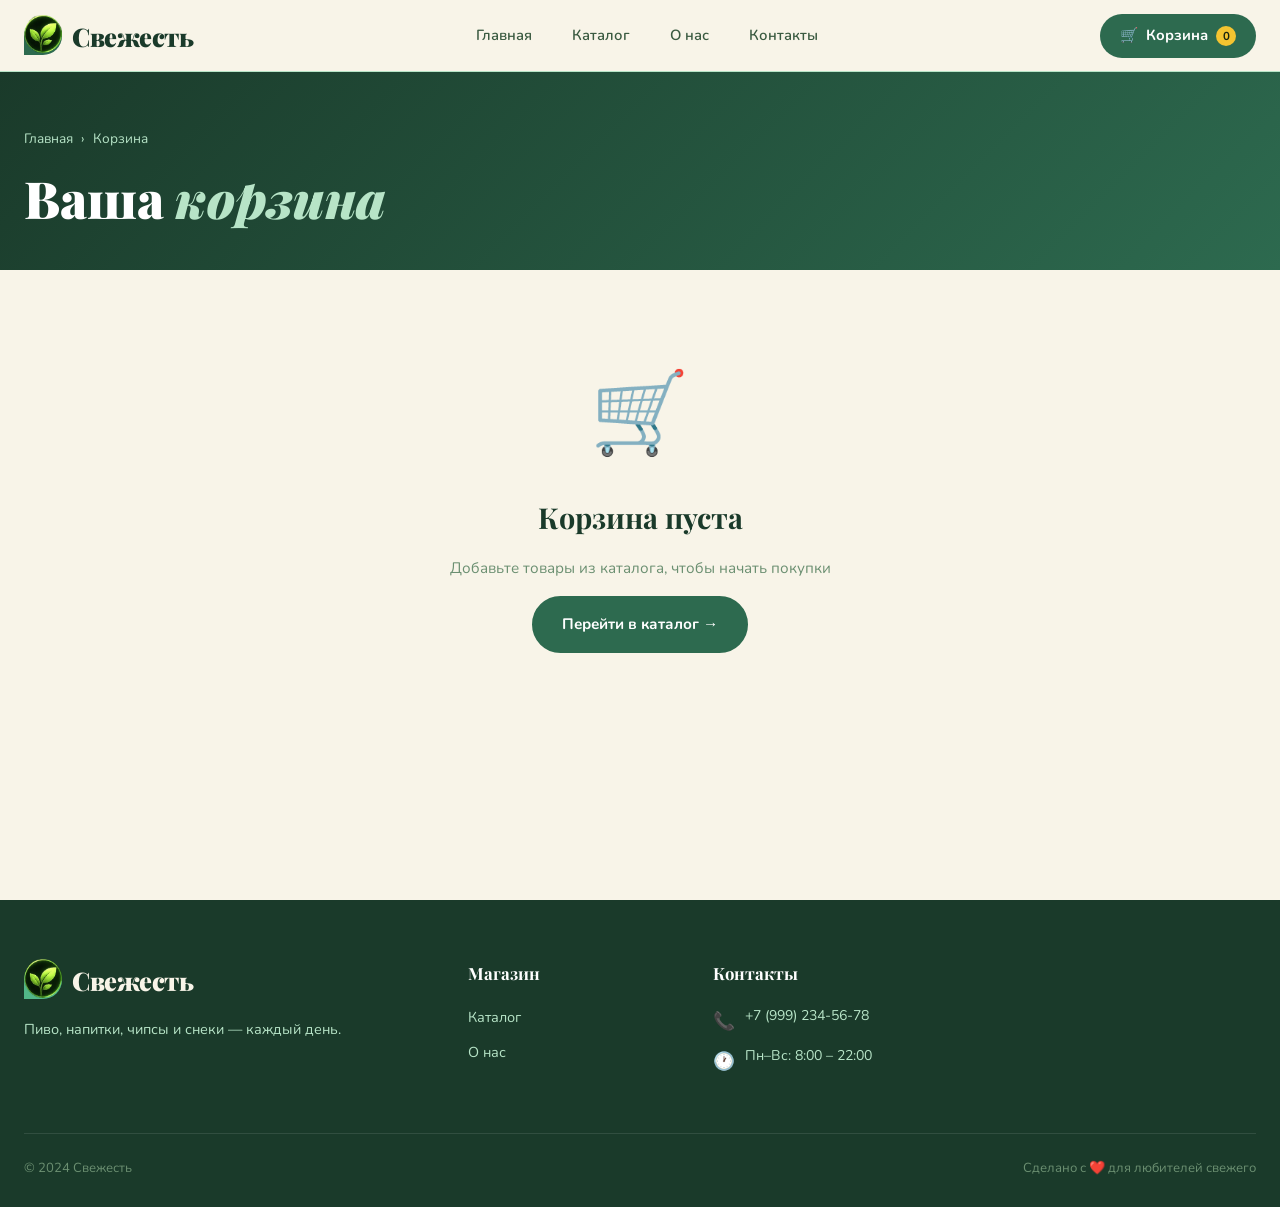
<file: pages/cart.html>
<!DOCTYPE html>
<html lang="ru">
<head>
  <meta charset="UTF-8"/>
  <meta name="viewport" content="width=device-width, initial-scale=1.0"/>
  <title>Корзина — Свежесть</title>
  <link rel="stylesheet" href="../css/style.css"/>
  <link rel="stylesheet" href="../css/cart.css"/>
</head>
<body>

<nav class="navbar">
  <div class="container nav-inner">
   <a href="/index.html" class="nav-logo">
  <div class="logo-leaf">
    <img src="/img/logo.webp" alt="Свежесть">
  </div>
  Свежесть
</a>
    <ul class="nav-links">
      <li><a href="../index.html">Главная</a></li>
      <li><a href="catalog.html">Каталог</a></li>
      <li><a href="about.html">О нас</a></li>
      
      <li><a href="contacts.html">Контакты</a></li>
    </ul>
    <div class="nav-actions">
      <a href="cart.html" class="btn-cart active">
        <span>🛒</span>
        <span class="cart-label">Корзина</span>
        <span class="cart-count">0</span>
      </a>
      <button class="burger" aria-label="Меню"><span></span><span></span><span></span></button>
    </div>
  </div>
</nav>
<div class="mobile-menu">
  <a href="../index.html">Главная</a>
  <a href="catalog.html">Каталог</a>
  <a href="about.html">О нас</a>
  
  <a href="contacts.html">Контакты</a>
  <a href="cart.html" class="mob-cart active">🛒 Корзина (<span class="cart-count">0</span>)</a>
</div>

<main>
  <section class="cart-hero">
    <div class="container">
      <div class="breadcrumb">
        <a href="../index.html">Главная</a>
        <span class="sep">›</span>
        <span>Корзина</span>
      </div>
      <h1 class="cart-title">Ваша <em>корзина</em></h1>
    </div>
  </section>

  <section class="section">
    <div class="container cart-layout" id="cartLayout">

      <!-- CART ITEMS -->
      <div class="cart-items-col" id="cartItemsCol">
        <!-- rendered by JS -->
      </div>

      <!-- ORDER SUMMARY -->
      <aside class="cart-summary" id="cartSummary">
        <div class="summary-card">
          <h2>Итого</h2>

          <div class="summary-row">
            <span>Товаров:</span>
            <strong id="summaryCount">0</strong>
          </div>
          <div class="summary-row">
            <span>Стоимость:</span>
            <strong id="summarySubtotal">0 ₽</strong>
          </div>
          <div class="summary-row discount-row" id="discountRow" style="display:none">
            <span id="discountLabel">Скидка:</span>
            <strong id="discountValue" class="discount-value"></strong>
          </div>
          <div class="summary-row promo-row">
            <input type="text" id="promoInput" placeholder="Промокод" class="promo-input"/>
            <button class="btn btn-outline" id="promoBtn">OK</button>
          </div>
          <div class="promo-msg" id="promoMsg"></div>

          <div class="summary-total-row">
            <span>К оплате:</span>
            <strong id="summaryTotal">0 ₽</strong>
          </div>

          <button class="btn btn-primary btn-checkout" id="checkoutBtn">
            Оформить заказ →
          </button>

          <a href="catalog.html" class="btn btn-outline btn-continue">
            ← Продолжить покупки
          </a>

          <div class="summary-badges">
            <div class="sbadge">🔒 Безопасная оплата</div>
            <div class="sbadge">↩️ Возврат без вопросов</div>
          </div>
        </div>
      </aside>

    </div>

    <!-- EMPTY STATE -->
    <div class="cart-empty" id="cartEmpty" style="display:none">
      <div class="cart-empty-icon">🛒</div>
      <h2>Корзина пуста</h2>
      <p>Добавьте товары из каталога, чтобы начать покупки</p>
      <a href="catalog.html" class="btn btn-primary">Перейти в каталог →</a>
    </div>

    <!-- ORDER SUCCESS -->
    <div class="order-success" id="orderSuccess" style="display:none">
      <div class="os-icon">✅</div>
      <h2>Заказ оформлен!</h2>
      <p>Мы свяжемся с вами в течение 15 минут для подтверждения заказа.</p>
      <a href="catalog.html" class="btn btn-primary">Продолжить покупки</a>
    </div>
  </section>
</main>

<footer class="footer">
  <div class="container">
    <div class="footer-grid">
      <div class="footer-brand">
       <a href="/index.html" class="nav-logo">
  <div class="logo-leaf">
    <img src="/img/logo.webp" alt="Свежесть">
  </div>
  Свежесть
</a>
        <p class="footer-desc">Пиво, напитки, чипсы и снеки — каждый день.</p>
      </div>
      <div class="footer-col">
        <h4>Магазин</h4>
        <ul>
          <li><a href="catalog.html">Каталог</a></li>
          <li><a href="about.html">О нас</a></li>
          
        </ul>
      </div>
      <div class="footer-col">
        <h4>Контакты</h4>
        <div class="footer-contact-item"><span>📞</span><span>+7 (999) 234-56-78</span></div>
        <div class="footer-contact-item"><span>🕐</span><span>Пн–Вс: 8:00 – 22:00</span></div>
      </div>
    </div>
    <div class="footer-bottom">
      <span>© 2024 Свежесть</span>
      <span>Сделано с ❤️ для любителей свежего</span>
    </div>
  </div>
</footer>

<script src="../js/main.js"></script>
<script>
/* ── Промокоды: код → процент скидки ── */
const PROMO_CODES = { 'СВЕЖЕСТЬ15': 15, 'FRESH10': 10, 'SUMMER20': 20 };
let appliedDiscount  = 0;
let appliedPromoCode = '';

function declItems(n) {
  if (n % 10 === 1 && n % 100 !== 11) return 'товар';
  if ([2,3,4].includes(n % 10) && ![12,13,14].includes(n % 100)) return 'товара';
  return 'товаров';
}

function getItemImg(item) {
  if (item.img) {
    return '<img src="' + item.img + '" alt="" style="width:56px;height:56px;object-fit:cover;border-radius:8px;">';
  }
  return '<div style="width:56px;height:56px;background:#e8f5e9;border-radius:8px;"></div>';
}

function renderCart() {
  const cart    = getCart();
  const layout  = document.getElementById('cartLayout');
  const empty   = document.getElementById('cartEmpty');
  const success = document.getElementById('orderSuccess');

  if (!cart.length) {
    layout.style.display  = 'none';
    empty.style.display   = 'flex';
    success.style.display = 'none';
    return;
  }

  layout.style.display = 'grid';
  empty.style.display  = 'none';

  const col = document.getElementById('cartItemsCol');
  col.innerHTML = `
    <div class="cart-items-header">
      <h2>${cart.length} ${declItems(cart.length)} в корзине</h2>
      <button class="btn-clear-cart" onclick="clearAllCart()">Очистить корзину</button>
    </div>
    <div class="cart-items-list">
      ${cart.map(item => `
        <div class="cart-item" id="ci-${item.id}">
          <div class="ci-img">${getItemImg(item)}</div>
          <div class="ci-info">
            <div class="ci-name">${item.name}</div>
            <div class="ci-price-unit">${item.price} ₽ / шт</div>
          </div>
          <div class="ci-qty">
            <button class="qty-btn" onclick="changeQty('${item.id}', -1)">−</button>
            <span class="qty-num">${item.qty}</span>
            <button class="qty-btn" onclick="changeQty('${item.id}', 1)">+</button>
          </div>
          <div class="ci-total">${item.price * item.qty} ₽</div>
          <button class="ci-remove" onclick="removeItem('${item.id}')" title="Удалить">✕</button>
        </div>
      `).join('')}
    </div>
  `;

  const subtotal = cart.reduce((s, i) => s + i.price * i.qty, 0);
  const count    = cart.reduce((s, i) => s + i.qty, 0);
  const discount = appliedDiscount > 0 ? Math.round(subtotal * appliedDiscount / 100) : 0;
  const total    = subtotal - discount;

  document.getElementById('summaryCount').textContent    = count + ' ' + declItems(count);

  const subtotalEl  = document.getElementById('summarySubtotal');
  const discountRow = document.getElementById('discountRow');

  if (discount > 0) {
    subtotalEl.innerHTML = '<s class="old-price">' + subtotal + ' ₽</s>&nbsp;' + (subtotal - discount) + ' ₽';
    discountRow.style.display = 'flex';
    document.getElementById('discountLabel').textContent = 'Скидка ' + appliedDiscount + '% (' + appliedPromoCode + '):';
    document.getElementById('discountValue').textContent = '−' + discount + ' ₽';
  } else {
    subtotalEl.textContent    = subtotal + ' ₽';
    discountRow.style.display = 'none';
  }

  const totalEl = document.getElementById('summaryTotal');
  totalEl.textContent = total + ' ₽';
}

function applyPromo() {
  const input = document.getElementById('promoInput');
  const msg   = document.getElementById('promoMsg');
  const btn   = document.getElementById('promoBtn');
  const code  = input.value.trim().toUpperCase();

  if (appliedDiscount > 0) {
    appliedDiscount  = 0;
    appliedPromoCode = '';
    input.value      = '';
    input.disabled   = false;
    btn.textContent  = 'OK';
    btn.className    = 'btn btn-outline';
    msg.textContent  = '';
    msg.className    = 'promo-msg';
    renderCart();
    return;
  }

  if (!code) {
    msg.textContent = '⚠️ Введите промокод';
    msg.className   = 'promo-msg promo-err';
    return;
  }

  if (PROMO_CODES[code]) {
    appliedDiscount  = PROMO_CODES[code];
    appliedPromoCode = code;
    input.disabled   = true;
    btn.textContent  = '✕ Сбросить';
    btn.className    = 'btn btn-outline promo-reset-btn';
    msg.innerHTML    = '🎉 Промокод <strong>' + code + '</strong> применён — скидка <strong>' + appliedDiscount + '%</strong>!';
    msg.className    = 'promo-msg promo-ok';
    renderCart();
    const totalEl = document.getElementById('summaryTotal');
    totalEl.classList.remove('total-pop');
    void totalEl.offsetWidth;
    totalEl.classList.add('total-pop');
  } else {
    msg.textContent = '❌ Промокод не найден. Попробуйте СВЕЖЕСТЬ15';
    msg.className   = 'promo-msg promo-err';
    input.classList.add('promo-shake');
    setTimeout(() => input.classList.remove('promo-shake'), 500);
  }
}

document.getElementById('promoBtn').addEventListener('click', applyPromo);
document.getElementById('promoInput').addEventListener('keydown', e => { if (e.key === 'Enter') applyPromo(); });

function removeItem(id) { removeFromCart(id); renderCart(); }

function clearAllCart() {
  if (!confirm('Очистить корзину?')) return;
  localStorage.removeItem('svezhost_cart');
  updateCartBadge();
  renderCart();
}

document.getElementById('checkoutBtn').addEventListener('click', () => {
  const cart = getCart();
  if (!cart.length) return;
  localStorage.removeItem('svezhost_cart');
  updateCartBadge();
  document.getElementById('cartLayout').style.display   = 'none';
  document.getElementById('cartEmpty').style.display    = 'none';
  document.getElementById('orderSuccess').style.display = 'flex';
});

renderCart();
</script>
</body>
</html>
</file>
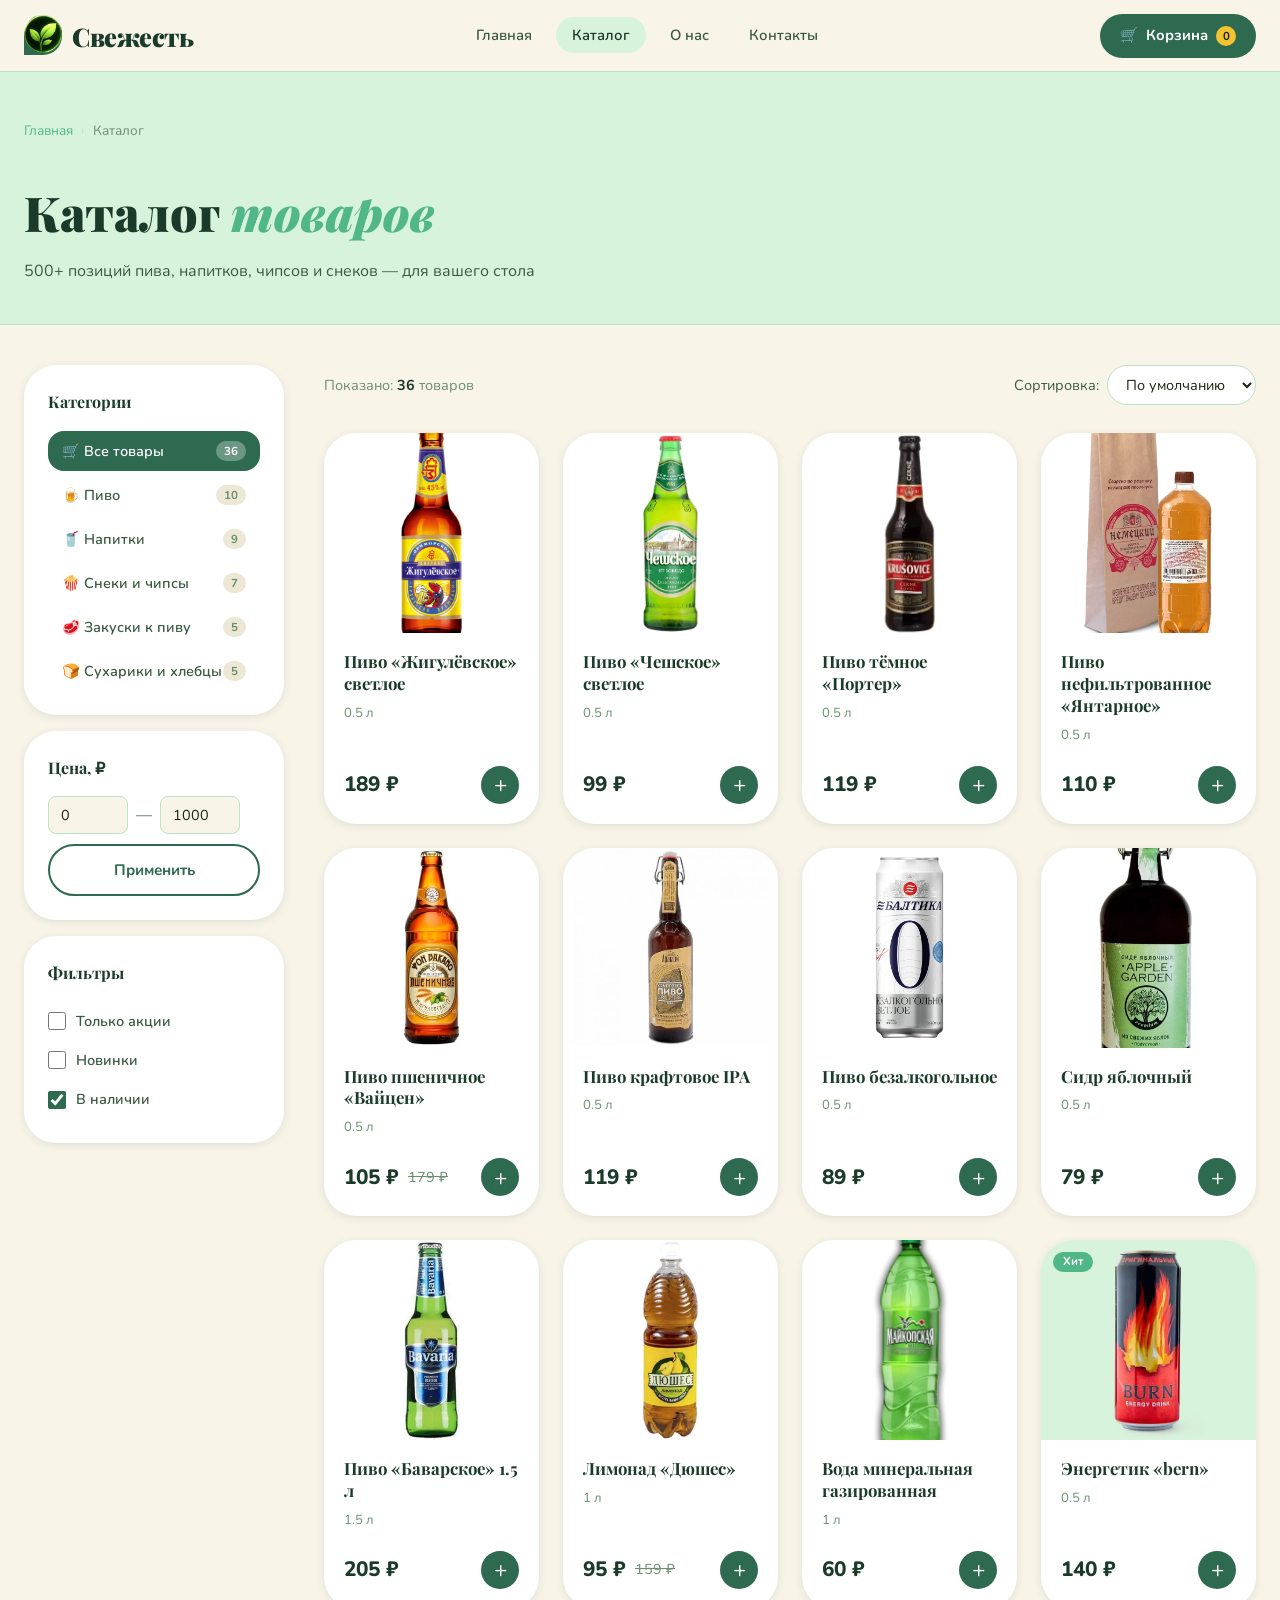
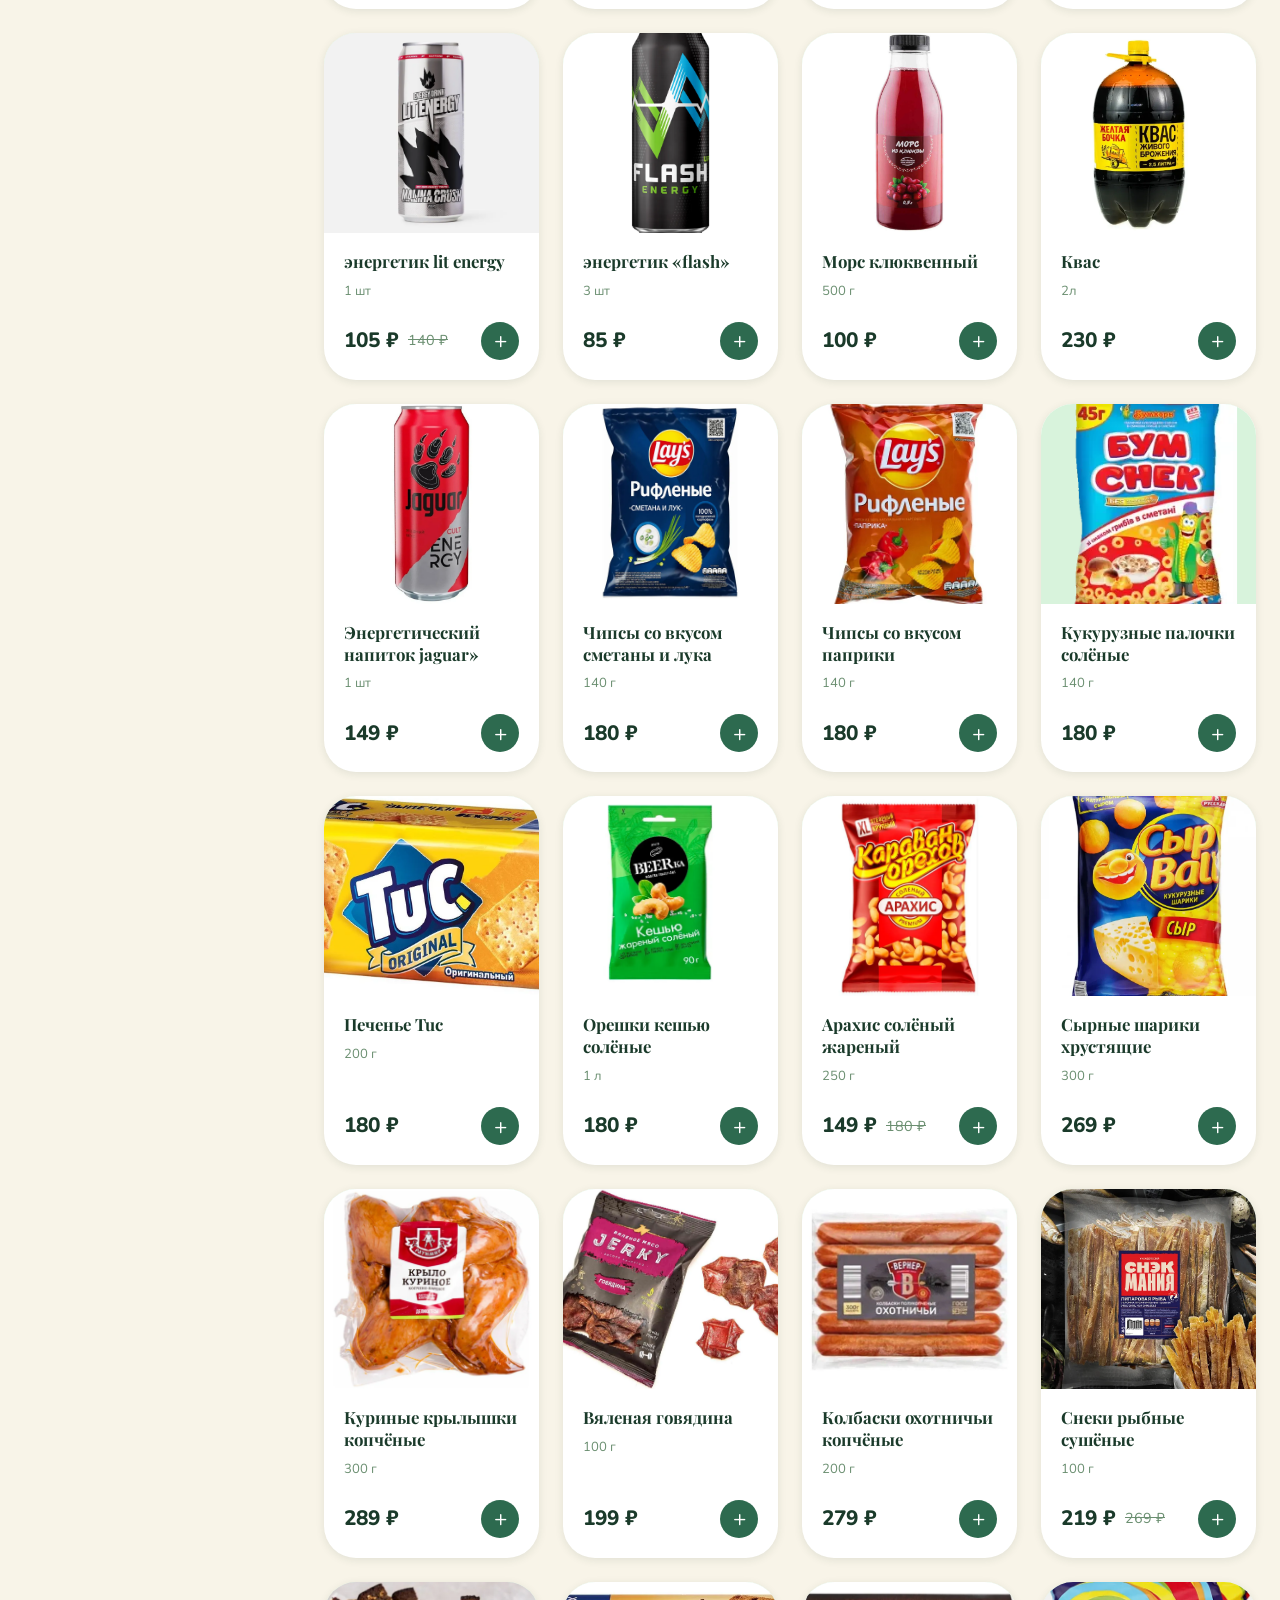
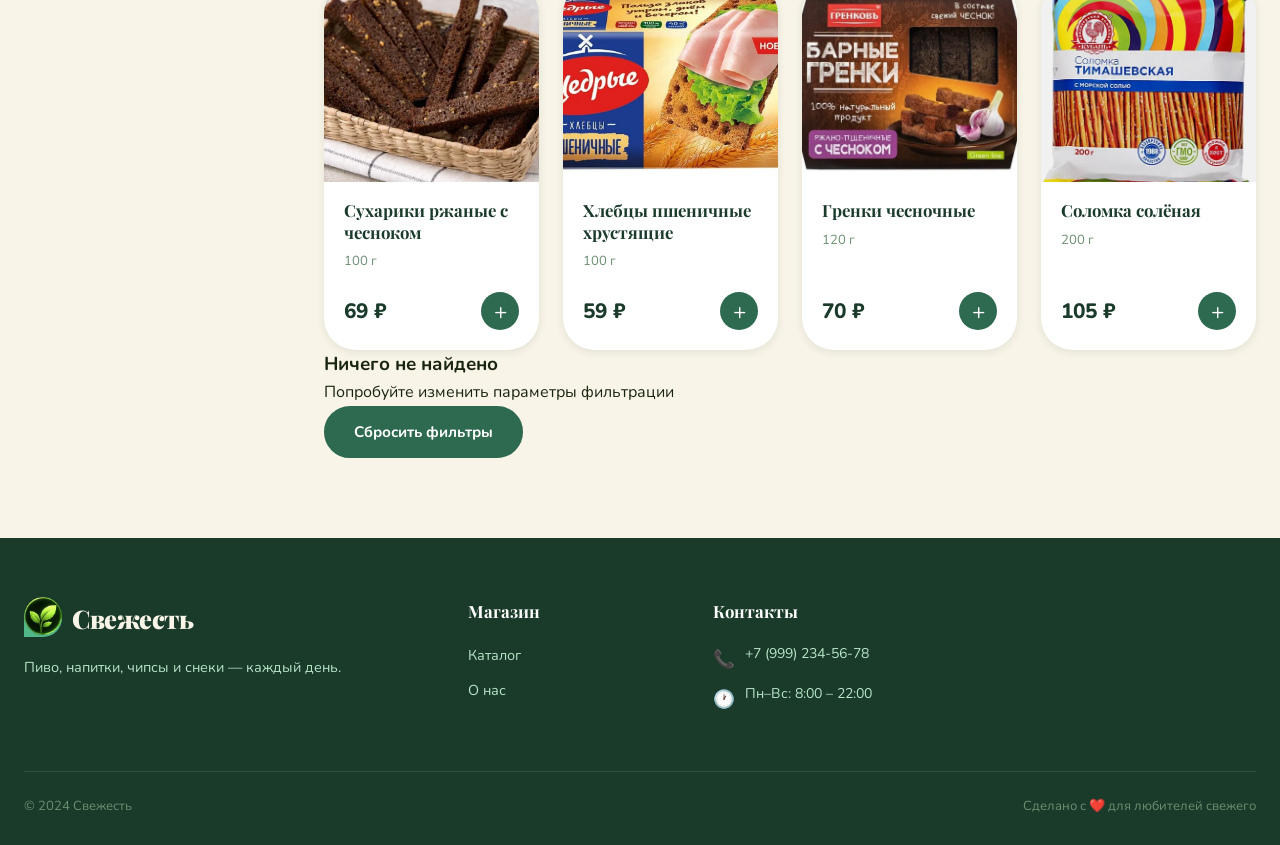
<file: pages/catalog.html>
<!DOCTYPE html>
<html lang="ru">
<head>
  <meta charset="UTF-8"/>
  <meta name="viewport" content="width=device-width, initial-scale=1.0"/>
  <title>Каталог — Свежесть</title>
  <link rel="stylesheet" href="../css/style.css"/>
  <link rel="stylesheet" href="../css/catalog.css"/>
</head>
<body>

<nav class="navbar">
  <div class="container nav-inner">
    <a href="/index.html" class="nav-logo">
  <div class="logo-leaf">
    <img src=" ../img/logo.webp" alt="Свежесть">
  </div>
  Свежесть
</a>
    <ul class="nav-links">
      <li><a href="../index.html">Главная</a></li>
      <li><a href="catalog.html" class="active">Каталог</a></li>
      <li><a href="about.html">О нас</a></li>
      
      <li><a href="contacts.html">Контакты</a></li>
    </ul>
    <div class="nav-actions">
      <a href="cart.html" class="btn-cart">
        <span>🛒</span>
        <span class="cart-label">Корзина</span>
        <span class="cart-count">0</span>
      </a>
      <button class="burger" aria-label="Меню"><span></span><span></span><span></span></button>
    </div>
  </div>
</nav>
<div class="mobile-menu">
  <a href="../index.html">Главная</a>
  <a href="catalog.html" class="active">Каталог</a>
  <a href="about.html">О нас</a>
  
  <a href="contacts.html">Контакты</a>
  <a href="cart.html" class="mob-cart">🛒 Корзина (<span class="cart-count">0</span>)</a>
</div>

<main>
  <section class="catalog-hero">
    <div class="container">
      <div class="breadcrumb">
        <a href="../index.html">Главная</a>
        <span class="sep">›</span>
        <span>Каталог</span>
      </div>
      <h1 class="catalog-title">Каталог <em>товаров</em></h1>
      <p class="catalog-sub">500+ позиций пива, напитков, чипсов и снеков — для вашего стола</p>
    </div>
  </section>

  <section class="catalog-body">
    <div class="container catalog-layout">

      <!-- SIDEBAR -->
      <aside class="catalog-sidebar">
        <div class="sidebar-block">
          <h3>Категории</h3>
          <ul class="cat-filter-list" id="catList">
            <li><button class="cat-filter-btn active" data-cat="all">🛒 Все товары <span class="cf-count">36</span></button></li>
            <li><button class="cat-filter-btn" data-cat="vegetables">🍺 Пиво <span class="cf-count">10</span></button></li>
            <li><button class="cat-filter-btn" data-cat="fruits">🥤 Напитки <span class="cf-count">9</span></button></li>
            <li><button class="cat-filter-btn" data-cat="dairy">🍿 Снеки и чипсы <span class="cf-count">7</span></button></li>
            <li><button class="cat-filter-btn" data-cat="meat">🥩 Закуски к пиву <span class="cf-count">5</span></button></li>
            <li><button class="cat-filter-btn" data-cat="bakery">🍞 Сухарики и хлебцы <span class="cf-count">5</span></button></li>
          </ul>
        </div>
        <div class="sidebar-block">
          <h3>Цена, ₽</h3>
          <div class="price-range">
            <div class="price-inputs">
              <input type="number" id="priceMin" placeholder="от" min="0" value="0"/>
              <span>—</span>
              <input type="number" id="priceMax" placeholder="до" min="0" value="1000"/>
            </div>
            <button class="btn btn-outline" id="priceApply" style="width:100%;justify-content:center;margin-top:10px">Применить</button>
          </div>
        </div>
        <div class="sidebar-block">
          <h3>Фильтры</h3>
          <label class="check-label"><input type="checkbox" id="chkSale"/> Только акции</label>
          <label class="check-label"><input type="checkbox" id="chkNew"/> Новинки</label>
          <label class="check-label"><input type="checkbox" id="chkInstock" checked/> В наличии</label>
        </div>
      </aside>

      <!-- MAIN CONTENT -->
      <div class="catalog-main">
        <div class="catalog-toolbar">
          <div class="catalog-found">Показано: <strong>36</strong> товаров</div>
          <div class="catalog-sort">
            <label>Сортировка:</label>
            <select id="sortSelect">
              <option value="default">По умолчанию</option>
              <option value="price-asc">Цена ↑</option>
              <option value="price-desc">Цена ↓</option>
              <option value="name">По названию</option>
            </select>
          </div>
          <button class="sidebar-toggle-btn" id="sidebarToggle">⚙ Фильтры</button>
        </div>
        <div class="products-grid">

        <div class="product-card" data-cat="vegetables">
          <div class="product-img">
            <span class="product-badge new">Хит</span>
            <img src="../img/zhigulevkoe.webp" alt="Пиво «Жигулёвское» светлое" style="width:100%;height:100%;object-fit:cover;position:absolute;top:0;left:0;">
          </div>
          <div class="product-body">
            <div class="product-name">Пиво «Жигулёвское» светлое</div>
            <div class="product-weight">0.5 л</div>
            <div class="product-price-row">
              <span class="product-price">189 ₽</span>
              <button class="btn-add" onclick="addToCart('v1','Пиво «Жигулёвское» светлое',189,'../img/zhigulevkoe.webp')" title="В корзину">+</button>
            </div>
          </div>
        </div>

        <div class="product-card" data-cat="vegetables">
          <div class="product-img">
            <img src="../img/cheshskoe-svetloe.webp" alt="Пиво «Чешское» светлое" style="width:100%;height:100%;object-fit:cover;position:absolute;top:0;left:0;">
          </div>
          <div class="product-body">
            <div class="product-name">Пиво «Чешское» светлое</div>
            <div class="product-weight">0.5 л</div>
            <div class="product-price-row">
              <span class="product-price">99 ₽</span>
              <button class="btn-add" onclick="addToCart('v2','Пиво «Чешское» светлое',99,'../img/cheshskoe-svetloe.webp')" title="В корзину">+</button>
            </div>
          </div>
        </div>

        <div class="product-card" data-cat="vegetables">
          <div class="product-img">
            <img src="../img/temnoe-pivo.webp" alt="Пиво тёмное «Портер»" style="width:100%;height:100%;object-fit:cover;position:absolute;top:0;left:0;">
          </div>
          <div class="product-body">
            <div class="product-name">Пиво тёмное «Портер»</div>
            <div class="product-weight">0.5 л</div>
            <div class="product-price-row">
              <span class="product-price">119 ₽</span>
              <button class="btn-add" onclick="addToCart('v3','Пиво тёмное «Портер»',119,'../img/temnoe-pivo.webp')" title="В корзину">+</button>
            </div>
          </div>
        </div>

        <div class="product-card" data-cat="vegetables">
          <div class="product-img">
            <img src="../img/pivo-ne-fil-trovannoe.webp" alt="Пиво нефильтрованное «Янтарное»" style="width:100%;height:100%;object-fit:cover;position:absolute;top:0;left:0;">
          </div>
          <div class="product-body">
            <div class="product-name">Пиво нефильтрованное «Янтарное»</div>
            <div class="product-weight">0.5 л</div>
            <div class="product-price-row">
              <span class="product-price">110 ₽</span>
              <button class="btn-add" onclick="addToCart('v4','Пиво нефильтрованное «Янтарное»',110,'../img/pivo-ne-fil-trovannoe.webp')" title="В корзину">+</button>
            </div>
          </div>
        </div>

        <div class="product-card" data-cat="vegetables">
          <div class="product-img">
            <span class="product-badge sale">−22%</span>
            <img src="../img/pivo-pshenichnoe.webp" alt="Пиво пшеничное «Вайцен»" style="width:100%;height:100%;object-fit:cover;position:absolute;top:0;left:0;">
          </div>
          <div class="product-body">
            <div class="product-name">Пиво пшеничное «Вайцен»</div>
            <div class="product-weight">0.5 л</div>
            <div class="product-price-row">
              <span class="product-price">105 ₽</span>
              <span class="product-price-old">179 ₽</span>
              <button class="btn-add" onclick="addToCart('v5','Пиво пшеничное «Вайцен»',105,'../img/pivo-pshenichnoe.webp')" title="В корзину">+</button>
            </div>
          </div>
        </div>

        <div class="product-card" data-cat="vegetables">
          <div class="product-img">
            <img src="../img/pivo-kraftovoe.webp" alt="Пиво крафтовое IPA" style="width:100%;height:100%;object-fit:cover;position:absolute;top:0;left:0;">
          </div>
          <div class="product-body">
            <div class="product-name">Пиво крафтовое IPA</div>
            <div class="product-weight">0.5 л</div>
            <div class="product-price-row">
              <span class="product-price">119 ₽</span>
              <button class="btn-add" onclick="addToCart('v6','Пиво крафтовое IPA',119,'../img/pivo-kraftovoe.webp')" title="В корзину">+</button>
            </div>
          </div>
        </div>

        <div class="product-card" data-cat="vegetables">
          <div class="product-img">
            <img src="../img/bezalkogol-noe.webp" alt="Пиво безалкогольное" style="width:100%;height:100%;object-fit:cover;position:absolute;top:0;left:0;">
          </div>
          <div class="product-body">
            <div class="product-name">Пиво безалкогольное</div>
            <div class="product-weight">0.5 л</div>
            <div class="product-price-row">
              <span class="product-price">89 ₽</span>
              <button class="btn-add" onclick="addToCart('v7','Пиво безалкогольное',89,'../img/bezalkogol-noe.webp')" title="В корзину">+</button>
            </div>
          </div>
        </div>

        <div class="product-card" data-cat="vegetables">
          <div class="product-img">
            <span class="product-badge new">Новинка</span>
            <img src="../img/sidr-jablochnyj.webp" alt="Сидр яблочный" style="width:100%;height:100%;object-fit:cover;position:absolute;top:0;left:0;">
          </div>
          <div class="product-body">
            <div class="product-name">Сидр яблочный</div>
            <div class="product-weight">0.5 л</div>
            <div class="product-price-row">
              <span class="product-price">79 ₽</span>
              <button class="btn-add" onclick="addToCart('v8','Сидр яблочный',79,'../img/kykyryza.webp')" title="В корзину">+</button>
            </div>
          </div>
        </div>

        <div class="product-card" data-cat="vegetables">
          <div class="product-img">
            <img src="../img/bavarskoe-pivo.webp" alt="Пиво «Баварское» 1.5 л" style="width:100%;height:100%;object-fit:cover;position:absolute;top:0;left:0;">
          </div>
          <div class="product-body">
            <div class="product-name">Пиво «Баварское» 1.5 л</div>
            <div class="product-weight">1.5 л</div>
            <div class="product-price-row">
              <span class="product-price">205 ₽</span>
              <button class="btn-add" onclick="addToCart('v9','Пиво «Баварское» 1.5 л',205,'../img/ticva.webp')" title="В корзину">+</button>
            </div>
          </div>
        </div>

        <div class="product-card" data-cat="fruits">
          <div class="product-img">
            <span class="product-badge sale">−19%</span>
            <img src="../img/djushes.webp" alt="Лимонад «Дюшес»" style="width:100%;height:100%;object-fit:cover;position:absolute;top:0;left:0;">
          </div>
          <div class="product-body">
            <div class="product-name">Лимонад «Дюшес»</div>
            <div class="product-weight">1 л</div>
            <div class="product-price-row">
              <span class="product-price">95 ₽</span>
              <span class="product-price-old">159 ₽</span>
              <button class="btn-add" onclick="addToCart('f1','Лимонад «Дюшес»',95,'../img/apple.webp')" title="В корзину">+</button>
            </div>
          </div>
        </div>

        <div class="product-card" data-cat="fruits">
          <div class="product-img">
            <img src="../img/mineralka.webp" alt="Вода минеральная газированная" style="width:100%;height:100%;object-fit:cover;position:absolute;top:0;left:0;">
          </div>
          <div class="product-body">
            <div class="product-name">Вода минеральная газированная</div>
            <div class="product-weight">1 л</div>
            <div class="product-price-row">
              <span class="product-price">60 ₽</span>
              <button class="btn-add" onclick="addToCart('f2','Вода минеральная газированная',60,'../img/banana.webp')" title="В корзину">+</button>
            </div>
          </div>
        </div>

        <div class="product-card" data-cat="fruits">
          <div class="product-img">
            <span class="product-badge new">Хит</span>
            <img src="../img/bern.webp" alt="Энергетик «bern»" style="width:100%;height:100%;object-fit:cover;position:absolute;top:0;left:0;">
          </div>
          <div class="product-body">
            <div class="product-name">Энергетик «bern»</div>
            <div class="product-weight">0.5 л</div>
            <div class="product-price-row">
              <span class="product-price">140 ₽</span>
              <button class="btn-add" onclick="addToCart('f3','Энергетик «bern»',140,'../img/flesh.webp')" title="В корзину">+</button>
            </div>
          </div>
        </div>

        <div class="product-card" data-cat="fruits">
          <div class="product-img">
            <span class="product-badge sale">−19%</span>
            <img src="../img/energetik.webp" alt="энергетик lit energy" style="width:100%;height:100%;object-fit:cover;position:absolute;top:0;left:0;">
          </div>
          <div class="product-body">
            <div class="product-name">энергетик lit energy</div>
            <div class="product-weight">1 шт</div>
            <div class="product-price-row">
              <span class="product-price">105 ₽</span>
              <span class="product-price-old">140 ₽</span>
              <button class="btn-add" onclick="addToCart('f4','энергетик lit energy',140,'../img/avokado.webp')" title="В корзину">+</button>
            </div>
          </div>
        </div>

        <div class="product-card" data-cat="fruits">
          <div class="product-img">
            <img src="../img/flesh.webp" alt="энергетик «flash»" style="width:100%;height:100%;object-fit:cover;position:absolute;top:0;left:0;">
          </div>
          <div class="product-body">
            <div class="product-name">энергетик «flash»</div>
            <div class="product-weight">3 шт</div>
            <div class="product-price-row">
              <span class="product-price">85 ₽</span>
              <button class="btn-add" onclick="addToCart('f5','энергетик «flash»',85,'../img/flesh.webp')" title="В корзину">+</button>
            </div>
          </div>
        </div>

        <div class="product-card" data-cat="fruits">
          <div class="product-img">
            <img src="../img/mors.webp" alt="Морс клюквенный" style="width:100%;height:100%;object-fit:cover;position:absolute;top:0;left:0;">
          </div>
          <div class="product-body">
            <div class="product-name">Морс клюквенный</div>
            <div class="product-weight">500 г</div>
            <div class="product-price-row">
              <span class="product-price">100 ₽</span>
              <button class="btn-add" onclick="addToCart('f6','Морс клюквенный',100,'../img/vinograd.webp')" title="В корзину">+</button>
            </div>
          </div>
        </div>

        <div class="product-card" data-cat="fruits">
          <div class="product-img">
            <span class="product-badge new">Сезон</span>
            <img src="../img/kvas.webp" alt="Квас " style="width:100%;height:100%;object-fit:cover;position:absolute;top:0;left:0;">
          </div>
          <div class="product-body">
            <div class="product-name">Квас</div>
            <div class="product-weight"> 2л</div>
            <div class="product-price-row">
              <span class="product-price">230 ₽</span>
              <button class="btn-add" onclick="addToCart('f7','Квас',230,'../img/arbyz.webp')" title="В корзину">+</button>
            </div>
          </div>
        </div>

        <div class="product-card" data-cat="fruits">
          <div class="product-img">
            <img src="../img/jaguar.webp" alt="Энергетический напиток jaguar»" style="width:100%;height:100%;object-fit:cover;position:absolute;top:0;left:0;">
          </div>
          <div class="product-body">
            <div class="product-name">Энергетический напиток jaguar»</div>
            <div class="product-weight">1 шт</div>
            <div class="product-price-row">
              <span class="product-price">149 ₽</span>
              <button class="btn-add" onclick="addToCart('f8','Энергетический напиток jaguar»',149,'../img/mango.webp')" title="В корзину">+</button>
            </div>
          </div>
        </div>

        <div class="product-card" data-cat="dairy">
          <div class="product-img">
            <span class="product-badge new">Хит</span>
            <img src="../img/chipsy.webp" alt="Чипсы со вкусом сметаны и лука" style="width:100%;height:100%;object-fit:cover;position:absolute;top:0;left:0;">
          </div>
          <div class="product-body">
            <div class="product-name">Чипсы со вкусом сметаны и лука</div>
            <div class="product-weight">140 г</div>
            <div class="product-price-row">
              <span class="product-price">180 ₽</span>
              <button class="btn-add" onclick="addToCart('d1','Чипсы со вкусом сметаны и лука',180,'../img/milk.webp')" title="В корзину">+</button>
            </div>
          </div>
        </div>

        <div class="product-card" data-cat="dairy">
          <div class="product-img">
            <img src="../img/chipsy-paprika.webp" alt="Чипсы со вкусом паприки" style="width:100%;height:100%;object-fit:cover;position:absolute;top:0;left:0;">
          </div>
          <div class="product-body">
            <div class="product-name">Чипсы со вкусом паприки</div>
            <div class="product-weight">140 г</div>
            <div class="product-price-row">
              <span class="product-price">180 ₽</span>
              <button class="btn-add" onclick="addToCart('d2','Чипсы со вкусом паприки',180,'../img/smetana.webp')" title="В корзину">+</button>
            </div>
          </div>
        </div>

        <div class="product-card" data-cat="dairy">
          <div class="product-img">
            <img src="../img/kukuruznye-palochki.webp" alt="Кукурузные палочки солёные" style="width:100%;height:100%;object-fit:cover;position:absolute;top:0;left:0;">
          </div>
          <div class="product-body">
            <div class="product-name">Кукурузные палочки солёные</div>
            <div class="product-weight">140 г</div>
            <div class="product-price-row">
              <span class="product-price">180 ₽</span>
              <button class="btn-add" onclick="addToCart('d3','Кукурузные палочки солёные',180,'../img/tvorog.webp')" title="В корзину">+</button>
            </div>
          </div>
        </div>

        <div class="product-card" data-cat="dairy">
          <div class="product-img">
            <img src="../img/tuk.webp" alt="Печенье Tuc" style="width:100%;height:100%;object-fit:cover;position:absolute;top:0;left:0;">
          </div>
          <div class="product-body">
            <div class="product-name">Печенье Tuc</div>
            <div class="product-weight">200 г</div>
            <div class="product-price-row">
              <span class="product-price">180 ₽</span>
              <button class="btn-add" onclick="addToCart('d4','Печенье Tuc',180,'../img/maslo.webp')" title="В корзину">+</button>
            </div>
          </div>
        </div>

        <div class="product-card" data-cat="dairy">
          <div class="product-img">
            <img src="../img/kesh-ju.webp" alt="Орешки кешью солёные" style="width:100%;height:100%;object-fit:cover;position:absolute;top:0;left:0;">
          </div>
          <div class="product-body">
            <div class="product-name">Орешки кешью солёные</div>
            <div class="product-weight">1 л</div>
            <div class="product-price-row">
              <span class="product-price">180 ₽</span>
              <button class="btn-add" onclick="addToCart('d5','Орешки кешью солёные',180,'../img/kefir.webp')" title="В корзину">+</button>
            </div>
          </div>
        </div>

        <div class="product-card" data-cat="dairy">
          <div class="product-img">
            <span class="product-badge sale">−20%</span>
            <img src="../img/arahis.webp" alt="Арахис солёный жареный" style="width:100%;height:100%;object-fit:cover;position:absolute;top:0;left:0;">
          </div>
          <div class="product-body">
            <div class="product-name">Арахис солёный жареный</div>
            <div class="product-weight">250 г</div>
            <div class="product-price-row">
              <span class="product-price">149 ₽</span>
              <span class="product-price-old">180 ₽</span>
              <button class="btn-add" onclick="addToCart('d6','Арахис солёный жареный',149,'../img/egyrt.webp')" title="В корзину">+</button>
            </div>
          </div>
        </div>

        <div class="product-card" data-cat="dairy">
          <div class="product-img">
            <img src="../img/syrnye-shariki.webp" alt="Сырные шарики хрустящие" style="width:100%;height:100%;object-fit:cover;position:absolute;top:0;left:0;">
          </div>
          <div class="product-body">
            <div class="product-name">Сырные шарики хрустящие</div>
            <div class="product-weight">300 г</div>
            <div class="product-price-row">
              <span class="product-price">269 ₽</span>
              <button class="btn-add" onclick="addToCart('d7','Сырные шарики хрустящие',269,'../img/sir.webp')" title="В корзину">+</button>
            </div>
          </div>
        </div>

        <div class="product-card" data-cat="meat">
          <div class="product-img">
            <span class="product-badge new">Хит</span>
            <img src="../img/kryl-ja.webp" alt="Куриные крылышки копчёные" style="width:100%;height:100%;object-fit:cover;position:absolute;top:0;left:0;">
          </div>
          <div class="product-body">
            <div class="product-name">Куриные крылышки копчёные</div>
            <div class="product-weight">300 г</div>
            <div class="product-price-row">
              <span class="product-price">289 ₽</span>
              <button class="btn-add" onclick="addToCart('m1','Куриные крылышки копчёные',289,'../img/kyrica.webp')" title="В корзину">+</button>
            </div>
          </div>
        </div>

        <div class="product-card" data-cat="meat">
          <div class="product-img">
            <img src="../img/govjadina.webp" alt="Вяленая говядина" style="width:100%;height:100%;object-fit:cover;position:absolute;top:0;left:0;">
          </div>
          <div class="product-body">
            <div class="product-name">Вяленая говядина</div>
            <div class="product-weight">100 г</div>
            <div class="product-price-row">
              <span class="product-price">199 ₽</span>
              <button class="btn-add" onclick="addToCart('m2','Вяленая говядина',199,'../img/korova.webp')" title="В корзину">+</button>
            </div>
          </div>
        </div>

        <div class="product-card" data-cat="meat">
          <div class="product-img">
            <img src="../img/kolbaski.webp" alt="Колбаски охотничьи копчёные" style="width:100%;height:100%;object-fit:cover;position:absolute;top:0;left:0;">
          </div>
          <div class="product-body">
            <div class="product-name">Колбаски охотничьи копчёные</div>
            <div class="product-weight">200 г</div>
            <div class="product-price-row">
              <span class="product-price">279 ₽</span>
              <button class="btn-add" onclick="addToCart('m3','Колбаски охотничьи копчёные',279,'../img/svinya.webp')" title="В корзину">+</button>
            </div>
          </div>
        </div>

        <div class="product-card" data-cat="meat">
          <div class="product-img">
            <span class="product-badge sale">−19%</span>
            <img src="../img/rybnye-sneki.webp" alt="Снеки рыбные сушёные" style="width:100%;height:100%;object-fit:cover;position:absolute;top:0;left:0;">
          </div>
          <div class="product-body">
            <div class="product-name">Снеки рыбные сушёные</div>
            <div class="product-weight">100 г</div>
            <div class="product-price-row">
              <span class="product-price">219 ₽</span>
              <span class="product-price-old">269 ₽</span>
              <button class="btn-add" onclick="addToCart('m4','Снеки рыбные сушёные',219,'../img/farsh.webp')" title="В корзину">+</button>
            </div>
          </div>
        </div>

        <div class="product-card" data-cat="bakery">
          <div class="product-img">
            <img src="../img/suhari-s-chesnokokm.webp" alt="Сухарики ржаные с чесноком" style="width:100%;height:100%;object-fit:cover;position:absolute;top:0;left:0;">
          </div>
          <div class="product-body">
            <div class="product-name">Сухарики ржаные с чесноком</div>
            <div class="product-weight">100 г</div>
            <div class="product-price-row">
              <span class="product-price">69 ₽</span>
              <button class="btn-add" onclick="addToCart('b1','Сухарики ржаные с чесноком',69,'../img/xleb.webp')" title="В корзину">+</button>
            </div>
          </div>
        </div>

        <div class="product-card" data-cat="bakery">
          <div class="product-img">
            <span class="product-badge new">Новинка</span>
            <img src="../img/hlebtsy-pshen.webp" alt="Хлебцы пшеничные хрустящие" style="width:100%;height:100%;object-fit:cover;position:absolute;top:0;left:0;">
          </div>
          <div class="product-body">
            <div class="product-name">Хлебцы пшеничные хрустящие</div>
            <div class="product-weight">100 г</div>
            <div class="product-price-row">
              <span class="product-price">59 ₽</span>
              <button class="btn-add" onclick="addToCart('b2','Хлебцы пшеничные хрустящие',59,'../img/kryasani.webp')" title="В корзину">+</button>
            </div>
          </div>
        </div>

        <div class="product-card" data-cat="bakery">
          <div class="product-img">
            <img src="../img/grenki-s-chesnokom.webp" alt="Гренки чесночные" style="width:100%;height:100%;object-fit:cover;position:absolute;top:0;left:0;">
          </div>
          <div class="product-body">
            <div class="product-name">Гренки чесночные</div>
            <div class="product-weight">120 г</div>
            <div class="product-price-row">
              <span class="product-price">70 ₽</span>
              <button class="btn-add" onclick="addToCart('b3','Гренки чесночные',70,'../img/baget.webp')" title="В корзину">+</button>
            </div>
          </div>
        </div>

        <div class="product-card" data-cat="bakery">
          <div class="product-img">
            <img src="../img/solomka.webp" alt="Соломка солёная" style="width:100%;height:100%;object-fit:cover;position:absolute;top:0;left:0;">
          </div>
          <div class="product-body">
            <div class="product-name">Соломка солёная</div>
            <div class="product-weight">200 г</div>
            <div class="product-price-row">
              <span class="product-price">105 ₽</span>
              <button class="btn-add" onclick="addToCart('b4','Соломка солёная',105,'../img/tort.webp')" title="В корзину">+</button>
            </div>
          </div>
        </div>

       
      

      </div>
        <h3>Ничего не найдено</h3>
          <p>Попробуйте изменить параметры фильтрации</p>
          <button class="btn btn-primary" onclick="resetFilters()">Сбросить фильтры</button>
        </div>
      </div>
    </div>
  </section>
</main>

<footer class="footer">
  <div class="container">
    <div class="footer-grid">
      <div class="footer-brand">
        <a href="/index.html" class="nav-logo">
  <div class="logo-leaf">
    <img src="/img/logo.webp" alt="Свежесть">
  </div>
  Свежесть
</a>
        <p class="footer-desc">Пиво, напитки, чипсы и снеки — каждый день.</p>
      </div>
      <div class="footer-col">
        <h4>Магазин</h4>
        <ul>
          <li><a href="catalog.html">Каталог</a></li>
          <li><a href="about.html">О нас</a></li>
          
        </ul>
      </div>
      <div class="footer-col">
        <h4>Контакты</h4>
        <div class="footer-contact-item"><span>📞</span><span>+7 (999) 234-56-78</span></div>
        <div class="footer-contact-item"><span>🕐</span><span>Пн–Вс: 8:00 – 22:00</span></div>
      </div>
    </div>
    <div class="footer-bottom">
      <span>© 2024 Свежесть</span>
      <span>Сделано с ❤️ для любителей свежего</span>
    </div>
  </div>
</footer>

<script src="../js/main.js"></script>
<script>
  const cards = document.querySelectorAll('.product-card');
  const filterBtns = document.querySelectorAll('.cat-filter-btn');
  const foundCount = document.getElementById('foundCount');
  const sortSelect = document.getElementById('sortSelect');
  const priceApply = document.getElementById('priceApply');
  const chkSale = document.getElementById('chkSale');
  const chkNew = document.getElementById('chkNew');
  const chkInstock = document.getElementById('chkInstock');
  const grid = document.querySelector('.products-grid');

  let activeCat = 'all';

  function applyFilters() {
    const priceMin = parseInt(document.getElementById('priceMin').value) || 0;
    const priceMax = parseInt(document.getElementById('priceMax').value) || 99999;
    const onlySale = chkSale.checked;
    const onlyNew = chkNew.checked;
    const onlyStock = chkInstock.checked;

    let visible = 0;
    cards.forEach(card => {
      const cat = card.dataset.cat;
      const price = parseInt(card.querySelector('.product-price').textContent) || 0;
      const hasSale = !!card.querySelector('.product-badge.sale');
      const hasNew = !!card.querySelector('.product-badge.new');
      const outOfStock = card.classList.contains('out-of-stock');

      const catOk = activeCat === 'all' || cat === activeCat;
      const priceOk = price >= priceMin && price <= priceMax;
      const saleOk = !onlySale || hasSale;
      const newOk = !onlyNew || hasNew;
      const stockOk = !onlyStock || !outOfStock;

      const show = catOk && priceOk && saleOk && newOk && stockOk;
      card.style.display = show ? '' : 'none';
      if (show) visible++;
    });

    if (foundCount) foundCount.textContent = visible;

    // Sort
    if (sortSelect && sortSelect.value !== 'default') {
      const items = [...cards].filter(c => c.style.display !== 'none');
      items.sort((a, b) => {
        const pa = parseInt(a.querySelector('.product-price').textContent) || 0;
        const pb = parseInt(b.querySelector('.product-price').textContent) || 0;
        if (sortSelect.value === 'price-asc') return pa - pb;
        if (sortSelect.value === 'price-desc') return pb - pa;
        if (sortSelect.value === 'name') {
          return a.querySelector('.product-name').textContent
            .localeCompare(b.querySelector('.product-name').textContent);
        }
        return 0;
      });
      items.forEach(c => grid.appendChild(c));
    }
  }

  // Category buttons
  filterBtns.forEach(btn => {
    btn.addEventListener('click', () => {
      filterBtns.forEach(b => b.classList.remove('active'));
      btn.classList.add('active');
      activeCat = btn.dataset.cat;
      applyFilters();
    });
  });

  // Price, checkboxes, sort
  if (priceApply) priceApply.addEventListener('click', applyFilters);
  if (chkSale) chkSale.addEventListener('change', applyFilters);
  if (chkNew) chkNew.addEventListener('change', applyFilters);
  if (chkInstock) chkInstock.addEventListener('change', applyFilters);
  if (sortSelect) sortSelect.addEventListener('change', applyFilters);

  // Mobile sidebar toggle
  const sidebarToggle = document.getElementById('sidebarToggle');
  if (sidebarToggle) {
    sidebarToggle.addEventListener('click', () => {
      document.querySelector('.catalog-sidebar').classList.toggle('open');
    });
  }

  // URL param for category
  const urlCat = new URLSearchParams(window.location.search).get('cat');
  if (urlCat) {
    activeCat = urlCat;
    filterBtns.forEach(b => b.classList.remove('active'));
    const btn = document.querySelector(`[data-cat="${urlCat}"]`);
    if (btn) btn.classList.add('active');
  }

  applyFilters();
</script>
</body>
</html>
</file>
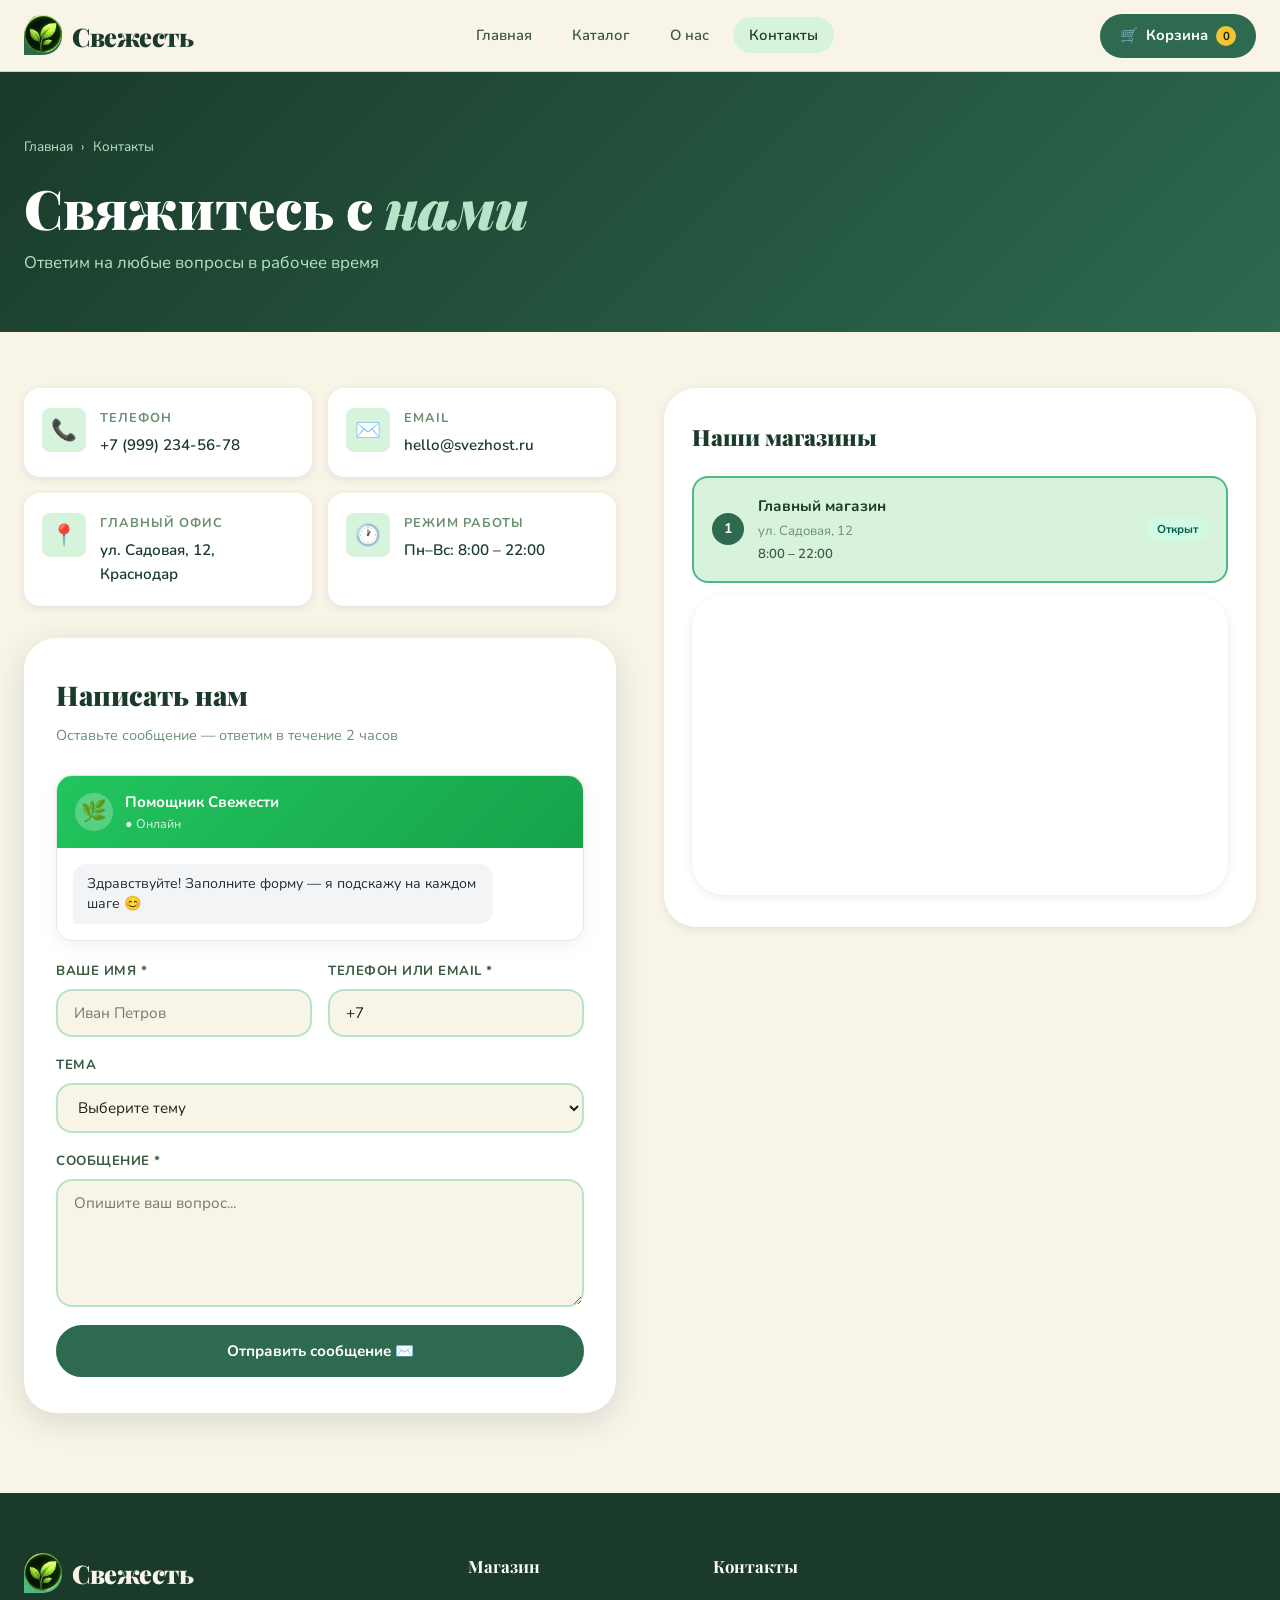
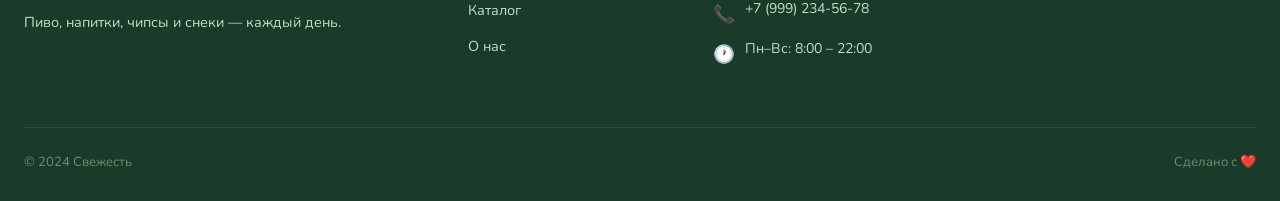
<file: pages/contacts.html>
<!DOCTYPE html>
<html lang="ru">
<head>
  <meta charset="UTF-8"/>
  <meta name="viewport" content="width=device-width, initial-scale=1.0"/>
  <title>Контакты — Свежесть</title>
  <link rel="stylesheet" href="../css/style.css"/>
  <link rel="stylesheet" href="../css/contacts.css"/>
</head>
<body>

<nav class="navbar">
  <div class="container nav-inner">
  <a href="/index.html" class="nav-logo">
  <div class="logo-leaf">
    <img src="../img/logo.webp" alt="Свежесть">
  </div>
  Свежесть
</a>
    <ul class="nav-links">
      <li><a href="../index.html">Главная</a></li>
      <li><a href="catalog.html">Каталог</a></li>
      <li><a href="about.html">О нас</a></li>
      
      <li><a href="contacts.html" class="active">Контакты</a></li>
    </ul>
    <div class="nav-actions">
      <a href="cart.html" class="btn-cart"><span>🛒</span><span class="cart-label">Корзина</span><span class="cart-count">0</span></a>
      <button class="burger" aria-label="Меню"><span></span><span></span><span></span></button>
    </div>
  </div>
</nav>
<div class="mobile-menu">
  <a href="../index.html">Главная</a>
  <a href="catalog.html">Каталог</a>
  <a href="about.html">О нас</a>
  
  <a href="contacts.html" class="active">Контакты</a>
  <a href="cart.html" class="mob-cart">🛒 Корзина (<span class="cart-count">0</span>)</a>
</div>

<main>
  <section class="cont-hero">
    <div class="container">
      <div class="breadcrumb"><a href="../index.html">Главная</a><span class="sep">›</span><span>Контакты</span></div>
      <h1 class="cont-title">Свяжитесь с <em>нами</em></h1>
      <p class="cont-sub">Ответим на любые вопросы в рабочее время</p>
    </div>
  </section>

  <section class="section">
    <div class="container cont-layout">

      <!-- LEFT: info + form -->
      <div class="cont-left">
        <div class="cont-info-cards">
          <div class="cic"><div class="cic-icon">📞</div><div><strong>Телефон</strong><a href="tel:+79992345678">+7 (999) 234-56-78</a></div></div>
          <div class="cic"><div class="cic-icon">✉️</div><div><strong>Email</strong><a href="mailto:hello@svezhost.ru">hello@svezhost.ru</a></div></div>
          <div class="cic"><div class="cic-icon">📍</div><div><strong>Главный офис</strong><span>ул. Садовая, 12, Краснодар</span></div></div>
          <div class="cic"><div class="cic-icon">🕐</div><div><strong>Режим работы</strong><span>Пн–Вс: 8:00 – 22:00</span></div></div>
        </div>

        <!-- FORM -->
        <div class="cont-form-card">
          <h2>Написать нам</h2>
          <p>Оставьте сообщение — ответим в течение 2 часов</p>
          <form class="cont-form" id="contForm">
            <div class="form-row">
              <div class="form-field">
                <label>Ваше имя *</label>
                <input type="text" id="fName" placeholder="Иван Петров" required/>
              </div>
              <div class="form-field">
                <label>Телефон или Email *</label>
                <input type="tel" id="fContact" value="+7 " inputmode="numeric" maxlength="16" required/>
              </div>
            </div>
            <div class="form-field">
              <label>Тема</label>
              <select id="fTopic">
                <option value="">Выберите тему</option>
                <option>Вопрос по заказу</option>
                <option>Возврат / замена товара</option>
                <option>Сотрудничество / поставки</option>
                <option>Другое</option>
              </select>
            </div>
            <div class="form-field">
              <label>Сообщение *</label>
              <textarea id="fMsg" rows="5" placeholder="Опишите ваш вопрос..." required></textarea>
            </div>
            <button type="submit" class="btn btn-primary" style="width:100%;justify-content:center">
              Отправить сообщение ✉️
            </button>
          </form>
          <div class="form-success" id="formSuccess" style="display:none">
            <div>✅</div>
            <h3>Сообщение отправлено!</h3>
            <p>Мы свяжемся с вами в течение 2 часов.</p>
          </div>
        </div>
      </div>

      <!-- RIGHT: shops + map placeholder -->
      <div class="cont-right">
        <div class="shops-block">
          <h2>Наши магазины</h2>
          <div class="shop-list">
            <div class="shop-card active-shop">
              <div class="shop-num">1</div>
              <div class="shop-info">
                <strong>Главный магазин</strong>
                <span>ул. Садовая, 12</span>
                <span class="shop-hours">8:00 – 22:00</span>
              </div>
              <span class="shop-badge open">Открыт</span>
            </div>
           

        <div class="map-real">
          <iframe
            src="https://yandex.ru/map-widget/v1/?ll=39.954443%2C44.806578&z=16&pt=39.954443%2C44.806578%2Cpm2rdm"
            allowfullscreen
            loading="lazy"
            title="Карта магазина"
          ></iframe>
        </div>
      </div>

    </div>
  </section>
</main>

<footer class="footer">
  <div class="container">
    <div class="footer-grid">
      <div class="footer-brand">
     <a href="/index.html" class="nav-logo">
  <div class="logo-leaf">
    <img src="/img/logo.webp" alt="Свежесть">
  </div>
  Свежесть
</a>
        <p class="footer-desc">Пиво, напитки, чипсы и снеки — каждый день.</p>
      </div>
      <div class="footer-col">
        <h4>Магазин</h4>
        <ul>
          <li><a href="catalog.html">Каталог</a></li>
          <li><a href="about.html">О нас</a></li>
          
        </ul>
      </div>
      <div class="footer-col">
        <h4>Контакты</h4>
        <div class="footer-contact-item"><span>📞</span><span>+7 (999) 234-56-78</span></div>
        <div class="footer-contact-item"><span>🕐</span><span>Пн–Вс: 8:00 – 22:00</span></div>
      </div>
    </div>
    <div class="footer-bottom"><span>© 2024 Свежесть</span><span>Сделано с ❤️</span></div>
  </div>
</footer>
<script src="../js/main.js"></script>
<script>
  // Поле телефона: фиксированный +7, только цифры, лимит 11 цифр
  const phoneInput = document.getElementById('fContact');
  const PREFIX = '+7 ';

  function formatPhone(digits) {
    let d = digits.slice(0, 10);
    let result = PREFIX;
    if (d.length > 0) result += d.slice(0, 3);
    if (d.length > 3) result += ' ' + d.slice(3, 6);
    if (d.length > 6) result += ' ' + d.slice(6, 8);
    if (d.length > 8) result += ' ' + d.slice(8, 10);
    return result;
  }

  phoneInput.addEventListener('focus', function() {
    if (!this.value.startsWith(PREFIX)) this.value = PREFIX;
    const len = this.value.length;
    this.setSelectionRange(len, len);
  });

  phoneInput.addEventListener('keydown', function(e) {
    const pos = this.selectionStart;
    if ((e.key === 'Backspace' || e.key === 'Delete') && pos <= PREFIX.length && this.selectionStart === this.selectionEnd) {
      e.preventDefault();
      return;
    }
    if (e.key === 'ArrowLeft' && pos <= PREFIX.length) {
      e.preventDefault();
    }
  });

  phoneInput.addEventListener('input', function() {
    let val = this.value;
    if (!val.startsWith(PREFIX)) val = PREFIX;
    let digits = val.slice(PREFIX.length).replace(/\D/g, '');
    this.value = formatPhone(digits);
    const len = this.value.length;
    this.setSelectionRange(len, len);
  });

  phoneInput.addEventListener('click', function() {
    if (this.selectionStart < PREFIX.length) {
      this.setSelectionRange(PREFIX.length, PREFIX.length);
    }
  });

  document.getElementById('contForm').addEventListener('submit', e => {
    e.preventDefault();
    document.getElementById('contForm').style.display = 'none';
    document.getElementById('formSuccess').style.display = 'flex';
  });
</script>
</body>
</html>
</file>
<file: css/style.css>
@import url('https://fonts.googleapis.com/css2?family=Playfair+Display:ital,wght@0,400;0,700;0,900;1,400&family=Nunito:wght@300;400;600;700&display=swap');

/* ===== DESIGN SYSTEM ===== */
:root {
  --green-dark: #1a3a2a;
  --green-mid: #2d6a4f;
  --green-light: #52b788;
  --green-pale: #b7e4c7;
  --green-mint: #d8f3dc;
  --cream: #f8f4e8;
  --cream-dark: #ede8d5;
  --yellow: #f4c430;
  --yellow-pale: #fef3cd;
  --red-soft: #e76f51;
  --text-dark: #1a2510;
  --text-mid: #3a5a40;
  --text-light: #6b8f71;
  --white: #ffffff;

  --font-display: 'Playfair Display', Georgia, serif;
  --font-body: 'Nunito', sans-serif;

  --radius-sm: 8px;
  --radius-md: 16px;
  --radius-lg: 32px;
  --radius-pill: 999px;

  --shadow-sm: 0 2px 8px rgba(26,58,42,0.10);
  --shadow-md: 0 8px 32px rgba(26,58,42,0.14);
  --shadow-lg: 0 20px 60px rgba(26,58,42,0.18);

  --nav-h: 72px;
  --container: 1320px;
  --gap: 24px;
}

*, *::before, *::after { box-sizing: border-box; margin: 0; padding: 0; }

html { scroll-behavior: smooth; font-size: 16px; }

body {
  font-family: var(--font-body);
  background: var(--cream);
  color: var(--text-dark);
  line-height: 1.6;
  overflow-x: hidden;
}

img { display: block; max-width: 100%; }
a { color: inherit; text-decoration: none; }
ul { list-style: none; }
button { font-family: var(--font-body); cursor: pointer; border: none; outline: none; }

/* ===== SCROLLBAR ===== */
::-webkit-scrollbar { width: 6px; }
::-webkit-scrollbar-track { background: var(--cream-dark); }
::-webkit-scrollbar-thumb { background: var(--green-light); border-radius: 3px; }

/* ===== CONTAINER ===== */
.container {
  width: 100%;
  max-width: var(--container);
  margin: 0 auto;
  padding: 0 var(--gap);
}

/* ===== NAVIGATION ===== */
.navbar {
  position: fixed;
  top: 0; left: 0; right: 0;
  height: var(--nav-h);
  background: rgba(248,244,232,0.95);
  backdrop-filter: blur(12px);
  -webkit-backdrop-filter: blur(12px);
  border-bottom: 1px solid var(--green-pale);
  z-index: 1000;
  transition: box-shadow .3s;
}
.navbar.scrolled { box-shadow: var(--shadow-md); }

.nav-inner {
  display: flex;
  align-items: center;
  justify-content: space-between;
  height: var(--nav-h);
}

.nav-logo {
  display: flex;
  align-items: center;
  gap: 10px;
  font-family: var(--font-display);
  font-size: 1.6rem;
  font-weight: 900;
  color: var(--green-dark);
  letter-spacing: -0.5px;
}
.nav-logo .logo-leaf {
  width: 38px; height: 38px;
  background: var(--green-mid);
  border-radius: 50% 50% 50% 0;
  display: flex; align-items: center; justify-content: center;
  font-size: 1.1rem;
  flex-shrink: 0;
  transition: transform .3s;
}
.nav-logo:hover .logo-leaf { transform: rotate(-15deg) scale(1.1); }

.nav-links {
  display: flex;
  align-items: center;
  gap: 8px;
}
.nav-links a {
  padding: 8px 16px;
  border-radius: var(--radius-pill);
  font-weight: 600;
  font-size: .92rem;
  color: var(--text-mid);
  transition: background .2s, color .2s;
}
.nav-links a:hover, .nav-links a.active {
  background: var(--green-mint);
  color: var(--green-dark);
}

.nav-actions {
  display: flex;
  align-items: center;
  gap: 10px;
}
.btn-cart {
  display: flex; align-items: center; gap: 8px;
  padding: 10px 20px;
  background: var(--green-mid);
  color: var(--white);
  border-radius: var(--radius-pill);
  font-weight: 700;
  font-size: .92rem;
  transition: background .25s, transform .2s;
}
.btn-cart:hover { background: var(--green-dark); transform: translateY(-1px); }
.cart-count {
  background: var(--yellow);
  color: var(--text-dark);
  width: 20px; height: 20px;
  border-radius: 50%;
  display: flex; align-items: center; justify-content: center;
  font-size: .72rem;
  font-weight: 700;
}

/* ===== BURGER ===== */
.burger {
  display: none;
  flex-direction: column;
  gap: 5px;
  padding: 8px;
  background: none;
  cursor: pointer;
}
.burger span {
  display: block;
  width: 24px; height: 2px;
  background: var(--green-dark);
  border-radius: 2px;
  transition: .3s;
}
.burger.open span:nth-child(1) { transform: translateY(7px) rotate(45deg); }
.burger.open span:nth-child(2) { opacity: 0; }
.burger.open span:nth-child(3) { transform: translateY(-7px) rotate(-45deg); }

/* Mobile nav drawer */
.mobile-menu {
  display: none;
  position: fixed;
  top: var(--nav-h);
  left: 0; right: 0;
  background: var(--cream);
  border-bottom: 2px solid var(--green-pale);
  padding: 20px var(--gap) 28px;
  z-index: 999;
  box-shadow: var(--shadow-md);
  transform: translateY(-100%);
  opacity: 0;
  transition: transform .35s cubic-bezier(.4,0,.2,1), opacity .3s;
}
.mobile-menu.visible {
  display: block;
  transform: translateY(0);
  opacity: 1;
}
.mobile-menu a {
  display: block;
  padding: 12px 16px;
  border-radius: var(--radius-md);
  font-weight: 600;
  font-size: 1.05rem;
  color: var(--text-mid);
  transition: background .2s;
}
.mobile-menu a:hover, .mobile-menu a.active {
  background: var(--green-mint);
  color: var(--green-dark);
}
.mobile-menu .mob-cart {
  margin-top: 16px;
  display: block;
  text-align: center;
  padding: 14px;
  background: var(--green-mid);
  color: var(--white);
  border-radius: var(--radius-pill);
  font-weight: 700;
}

/* ===== PAGE WRAPPER ===== */
main { padding-top: var(--nav-h); min-height: 100vh; }

/* ===== SECTION HEADERS ===== */
.section-label {
  display: inline-flex;
  align-items: center;
  gap: 8px;
  font-size: .8rem;
  font-weight: 700;
  text-transform: uppercase;
  letter-spacing: 2px;
  color: var(--green-light);
  margin-bottom: 12px;
}
.section-label::before {
  content: '';
  display: block;
  width: 20px; height: 2px;
  background: var(--green-light);
}
h2.section-title {
  font-family: var(--font-display);
  font-size: clamp(2rem, 4vw, 3rem);
  font-weight: 900;
  color: var(--green-dark);
  line-height: 1.15;
}
h2.section-title em {
  font-style: italic;
  color: var(--green-light);
}

/* ===== BUTTONS ===== */
.btn {
  display: inline-flex;
  align-items: center;
  gap: 8px;
  padding: 14px 28px;
  border-radius: var(--radius-pill);
  font-weight: 700;
  font-size: .95rem;
  transition: transform .2s, box-shadow .2s, background .25s;
  cursor: pointer;
}
.btn:hover { transform: translateY(-2px); box-shadow: var(--shadow-md); }
.btn-primary {
  background: var(--green-mid);
  color: var(--white);
  border: 2px solid var(--green-mid);
}
.btn-primary:hover { background: var(--green-dark); border-color: var(--green-dark); }
.btn-outline {
  background: transparent;
  color: var(--green-mid);
  border: 2px solid var(--green-mid);
}
.btn-outline:hover { background: var(--green-mint); }
.btn-yellow {
  background: var(--yellow);
  color: var(--text-dark);
  border: 2px solid var(--yellow);
}
.btn-yellow:hover { background: #e0b020; border-color: #e0b020; }

/* ===== CARD BASE ===== */
.card {
  background: var(--white);
  border-radius: var(--radius-lg);
  overflow: hidden;
  box-shadow: var(--shadow-sm);
  transition: transform .3s, box-shadow .3s;
}
.card:hover { transform: translateY(-6px); box-shadow: var(--shadow-md); }

/* ===== PRODUCT CARD ===== */
.product-card {
  background: var(--white);
  border-radius: var(--radius-lg);
  overflow: hidden;
  box-shadow: var(--shadow-sm);
  transition: transform .3s, box-shadow .3s;
  display: flex;
  flex-direction: column;
}
.product-card:hover { transform: translateY(-6px); box-shadow: var(--shadow-md); }

.product-img {
  position: relative;
  background: var(--green-mint);
  padding: 12px;
  text-align: center;
  font-size: 4rem;
  line-height: 1;
  min-height: 200px;
  display: flex;
  align-items: center;
  justify-content: center;
  overflow: hidden;
}
.product-img img {
  width: 100%;
  height: 200px;
  object-fit: contain;
  display: block;
}
.product-badge {
  position: absolute;
  top: 12px; left: 12px;
  background: var(--red-soft);
  color: var(--white);
  font-size: .72rem;
  font-weight: 700;
  padding: 4px 10px;
  border-radius: var(--radius-pill);
}
.product-badge.new { background: var(--green-light); }
.product-badge.sale { background: var(--red-soft); }

.product-body {
  padding: 18px 20px 20px;
  display: flex;
  flex-direction: column;
  gap: 8px;
  flex: 1;
}
.product-name {
  font-family: var(--font-display);
  font-weight: 700;
  font-size: 1.05rem;
  color: var(--green-dark);
  line-height: 1.3;
}
.product-weight {
  font-size: .82rem;
  color: var(--text-light);
}
.product-price-row {
  display: flex;
  align-items: center;
  gap: 10px;
  margin-top: auto;
  padding-top: 12px;
}
.product-price {
  font-size: 1.3rem;
  font-weight: 800;
  color: var(--green-dark);
}
.product-price-old {
  font-size: .9rem;
  color: var(--text-light);
  text-decoration: line-through;
}
.btn-add {
  margin-left: auto;
  width: 38px; height: 38px;
  border-radius: 50%;
  background: var(--green-mid);
  color: var(--white);
  font-size: 1.4rem;
  display: flex; align-items: center; justify-content: center;
  transition: background .2s, transform .2s;
  flex-shrink: 0;
}
.btn-add:hover { background: var(--green-dark); transform: scale(1.12); }

/* ===== FOOTER ===== */
.footer {
  background: var(--green-dark);
  color: var(--cream);
  padding: 60px 0 28px;
}
.footer-grid {
  display: grid;
  grid-template-columns: 2fr 1fr 1fr 1.5fr;
  gap: 48px;
  margin-bottom: 48px;
}
.footer-brand .nav-logo { color: var(--cream); margin-bottom: 16px; }
.footer-brand .nav-logo .logo-leaf { background: var(--green-light); }
.footer-desc { font-size: .9rem; color: var(--green-pale); line-height: 1.7; }
.footer-socials { display: flex; gap: 12px; margin-top: 20px; }
.social-btn {
  width: 40px; height: 40px;
  border-radius: 50%;
  background: rgba(255,255,255,.08);
  color: var(--cream);
  display: flex; align-items: center; justify-content: center;
  font-size: 1rem;
  transition: background .2s, transform .2s;
}
.social-btn:hover { background: var(--green-light); transform: translateY(-2px); }
.footer-col h4 {
  font-family: var(--font-display);
  font-size: 1.05rem;
  font-weight: 700;
  color: var(--white);
  margin-bottom: 18px;
}
.footer-col ul li { margin-bottom: 10px; }
.footer-col ul li a {
  font-size: .9rem;
  color: var(--green-pale);
  transition: color .2s;
}
.footer-col ul li a:hover { color: var(--green-light); }
.footer-contact-item {
  display: flex;
  align-items: flex-start;
  gap: 10px;
  font-size: .88rem;
  color: var(--green-pale);
  margin-bottom: 10px;
}
.footer-contact-item span:first-child { font-size: 1.1rem; margin-top: 2px; flex-shrink: 0; }
.footer-bottom {
  border-top: 1px solid rgba(255,255,255,.1);
  padding-top: 24px;
  display: flex;
  align-items: center;
  justify-content: space-between;
  font-size: .82rem;
  color: var(--text-light);
}

/* ===== BREADCRUMB ===== */
.breadcrumb {
  display: flex;
  align-items: center;
  gap: 8px;
  font-size: .85rem;
  color: var(--text-light);
  margin-bottom: 32px;
  flex-wrap: wrap;
}
.breadcrumb a { color: var(--green-light); }
.breadcrumb a:hover { text-decoration: underline; }
.breadcrumb .sep { color: var(--green-pale); }

/* ===== UTILITY ===== */
.tag {
  display: inline-block;
  padding: 4px 12px;
  border-radius: var(--radius-pill);
  font-size: .78rem;
  font-weight: 700;
  background: var(--green-mint);
  color: var(--green-mid);
}
.divider {
  width: 60px; height: 4px;
  background: var(--green-light);
  border-radius: 2px;
  margin: 20px 0;
}

/* ===== ANIMATIONS ===== */
@keyframes fadeUp {
  from { opacity: 0; transform: translateY(30px); }
  to   { opacity: 1; transform: translateY(0); }
}
@keyframes fadeIn {
  from { opacity: 0; }
  to   { opacity: 1; }
}
@keyframes float {
  0%, 100% { transform: translateY(0); }
  50%       { transform: translateY(-10px); }
}
@keyframes spin {
  to { transform: rotate(360deg); }
}

.anim-fadeup { animation: fadeUp .7s ease both; }
.anim-delay1 { animation-delay: .1s; }
.anim-delay2 { animation-delay: .2s; }
.anim-delay3 { animation-delay: .35s; }
.anim-delay4 { animation-delay: .5s; }

/* ===== PRODUCTS GRID ===== */
.products-grid {
  display: grid;
  grid-template-columns: repeat(4, 1fr);
  gap: 24px;
}

/* ===== TOAST ===== */
.toast {
  position: fixed;
  bottom: 24px; right: 24px;
  background: var(--green-dark);
  color: var(--white);
  padding: 14px 22px;
  border-radius: var(--radius-md);
  font-weight: 600;
  font-size: .92rem;
  box-shadow: var(--shadow-lg);
  z-index: 9999;
  display: flex; align-items: center; gap: 10px;
  transform: translateY(80px);
  opacity: 0;
  transition: transform .35s, opacity .3s;
  pointer-events: none;
}
.toast.show { transform: translateY(0); opacity: 1; }

/* ===== RESPONSIVE ===== */

/* Large desktop 1200px+ — default, already set */

/* Small laptop / medium desktop 1100–1200px */
@media (max-width: 1200px) {
  :root { --container: 1060px; }
  .products-grid { grid-template-columns: repeat(3, 1fr); }
  .footer-grid { grid-template-columns: 1.5fr 1fr 1fr; }
  .footer-grid > .footer-col:last-child { grid-column: 1 / -1; }
}

/* Tablet 768px */
@media (max-width: 900px) {
  :root { --gap: 16px; }
  .nav-links { display: none; }
  .btn-cart span.cart-label { display: none; }
  .burger { display: flex; }
  .products-grid { grid-template-columns: repeat(2, 1fr); gap: 16px; }
  .footer-grid { grid-template-columns: 1fr 1fr; gap: 32px; }
  .footer-brand { grid-column: 1 / -1; }
  .footer-bottom { flex-direction: column; gap: 8px; text-align: center; }
}

/* Mobile 360–480px */
@media (max-width: 480px) {
  :root { --nav-h: 60px; --gap: 14px; }
  .nav-logo { font-size: 1.3rem; }
  .nav-logo .logo-leaf { width: 32px; height: 32px; font-size: .9rem; }
  .btn-cart { padding: 8px 14px; }
  .products-grid { grid-template-columns: repeat(2, 1fr); gap: 12px; }
  .footer-grid { grid-template-columns: 1fr; gap: 24px; }
  .product-img { padding: 8px; font-size: 3rem; min-height: 150px; }
  .product-img img { height: 150px; }
  .product-body { padding: 14px 16px 16px; }
}

@media (max-width: 360px) {
  :root { --gap: 12px; }
  .products-grid { grid-template-columns: 1fr 1fr; gap: 10px; }
  h2.section-title { font-size: 1.7rem; }
}

/* ====================================================
   DYNAMIC FEATURES CSS
   ==================================================== */

/* ===== CONFIGURATOR ===== */
.cfg-section { padding: 60px 0; background: linear-gradient(135deg, #f0fdf4 0%, #fff 100%); }
.cfg-wrap { background: #fff; border-radius: 20px; box-shadow: 0 4px 40px rgba(0,0,0,.08); padding: 32px; max-width: 860px; margin: 0 auto; }
.cfg-header { display: flex; align-items: flex-start; gap: 16px; margin-bottom: 28px; }
.cfg-icon { font-size: 2.4rem; }
.cfg-title { font-size: 1.4rem; font-weight: 700; color: #1a1a1a; margin: 0 0 4px; }
.cfg-sub { color: #6b7280; font-size: .95rem; margin: 0; }
.cfg-categories { display: grid; grid-template-columns: repeat(auto-fit, minmax(240px, 1fr)); gap: 32px; margin-bottom: 24px; }
.cfg-cat { background: #f9fafb; border-radius: 12px; padding: 16px; }
.cfg-cat-title { font-weight: 600; color: #374151; font-size: .9rem; margin-bottom: 12px; }
.cfg-items { display: flex; flex-direction: column; gap: 8px; }
.cfg-item { display: flex; align-items: center; gap: 10px; padding: 10px 12px; background: #fff; border-radius: 10px; border: 1.5px solid #e5e7eb; transition: all .2s; }
.cfg-qty { display: flex; align-items: center; gap: 6px; flex-shrink: 0; align-self: center; }
.cfg-item-active { border-color: #22c55e; background: #f0fdf4; }
.cfg-emoji { font-size: 1.4rem; }
.cfg-item-info { flex: 1; }
.cfg-item-name { font-size: .88rem; font-weight: 600; color: #1f2937; display: block; }
.cfg-item-unit { font-size: .78rem; color: #9ca3af; }

.cfg-btn-qty { width: 28px; height: 28px; min-width: 28px; border-radius: 50%; border: 1.5px solid #22c55e; background: #fff; color: #22c55e; font-size: 1rem; font-weight: 700; cursor: pointer; display: flex; align-items: center; justify-content: center; transition: all .15s; line-height: 1; }
.cfg-btn-qty:hover { background: #22c55e; color: #fff; }
.cfg-count { width: 20px; text-align: center; font-weight: 700; font-size: .9rem; color: #1f2937; }
.cfg-delivery { background: #f9fafb; border-radius: 12px; padding: 16px; margin-bottom: 16px; }
.cfg-delivery-opts { display: flex; flex-direction: column; gap: 8px; margin-top: 10px; }
.cfg-delivery-opt { display: flex; align-items: center; gap: 10px; padding: 10px 14px; background: #fff; border-radius: 10px; border: 1.5px solid #e5e7eb; cursor: pointer; transition: all .2s; }
.cfg-delivery-opt.active { border-color: #22c55e; background: #f0fdf4; }
.cfg-delivery-opt input[type=radio] { accent-color: #22c55e; }
.cfg-delivery-opt span:first-of-type { flex: 1; font-size: .9rem; color: #374151; }
.cfg-delivery-price { font-weight: 600; color: #22c55e; font-size: .88rem; }
.cfg-free-hint { font-size: .82rem; color: #f59e0b; margin: 8px 0 0; }
.cfg-free-ok { font-size: .82rem; color: #22c55e; margin: 8px 0 0; font-weight: 600; }
.cfg-promo { display: flex; gap: 8px; margin-bottom: 20px; }
.cfg-promo-input { flex: 1; padding: 10px 14px; border: 1.5px solid #e5e7eb; border-radius: 10px; font-size: .9rem; outline: none; }
.cfg-promo-input:focus { border-color: #22c55e; }
.cfg-promo-btn { padding: 10px 18px; background: #22c55e; color: #fff; border: none; border-radius: 10px; font-weight: 600; cursor: pointer; font-size: .88rem; white-space: nowrap; transition: background .2s; }
.cfg-promo-btn:hover:not(:disabled) { background: #16a34a; }
.cfg-promo-btn:disabled { background: #86efac; cursor: default; }
.cfg-summary { background: #f0fdf4; border-radius: 14px; padding: 20px; border: 1.5px solid #bbf7d0; }
.cfg-summary-row { display: flex; justify-content: space-between; padding: 5px 0; color: #6b7280; font-size: .92rem; }
.cfg-discount { color: #16a34a; font-weight: 600; }
.cfg-summary-total { display: flex; justify-content: space-between; padding: 12px 0 8px; border-top: 1.5px solid #bbf7d0; margin-top: 6px; font-weight: 700; font-size: 1.05rem; color: #1f2937; }
.cfg-total-price { color: #22c55e; font-size: 1.3rem; }
.cfg-order-btn { width: 100%; padding: 14px; background: #22c55e; color: #fff; border: none; border-radius: 12px; font-size: 1rem; font-weight: 700; cursor: pointer; margin-top: 12px; transition: all .2s; }
.cfg-order-btn:hover:not(:disabled) { background: #16a34a; transform: translateY(-1px); }
.cfg-order-btn:disabled { background: #d1d5db; cursor: default; color: #9ca3af; }

/* ===== BEFORE/AFTER SLIDER ===== */
.ba-section { padding: 60px 0; background: #fff; }
.ba-wrap { max-width: 700px; margin: 0 auto; }
.ba-header { display: flex; align-items: flex-start; gap: 16px; margin-bottom: 24px; text-align: left; }
.ba-icon { font-size: 2.4rem; }
.ba-title { font-size: 1.4rem; font-weight: 700; margin: 0 0 4px; color: #1a1a1a; }
.ba-sub { color: #6b7280; font-size: .95rem; margin: 0; }
.ba-slider-container { position: relative; height: 320px; border-radius: 18px; overflow: hidden; cursor: ew-resize; user-select: none; box-shadow: 0 8px 40px rgba(0,0,0,.12); }
.ba-side { position: absolute; top: 0; bottom: 0; overflow: hidden; }
.ba-after { left: 0; right: 0; }
.ba-before { left: 0; width: 50%; border-right: 3px solid #fff; z-index: 2; }
.ba-image { width: 100%; height: 100%; display: flex; flex-direction: column; align-items: center; justify-content: center; gap: 16px; padding: 20px; }
.ba-image-after { background: linear-gradient(135deg, #f0fdf4, #dcfce7); }
.ba-image-before { background: linear-gradient(135deg, #f5f5f5, #e5e5e5); width: 700px; }
.ba-produce-grid { display: grid; grid-template-columns: repeat(4, 1fr); gap: 10px; }
.ba-produce { font-size: 2.4rem; display: flex; align-items: center; justify-content: center; width: 54px; height: 54px; border-radius: 12px; transition: transform .3s; }
.ba-produce.fresh { background: rgba(34,197,94,.12); animation: freshPulse 2s ease infinite alternate; }
.ba-produce.stale { background: #e5e5e5; filter: grayscale(70%) brightness(0.85); }
@keyframes freshPulse { from { transform: scale(1); } to { transform: scale(1.08); } }
.ba-label-overlay { position: absolute; bottom: 48px; padding: 6px 16px; border-radius: 20px; font-size: .82rem; font-weight: 700; color: #fff; }
.ba-label-right { right: 14px; background: #22c55e; }
.ba-label-left { left: 8px; background: #9ca3af; }
.ba-stars { font-size: .78rem; font-weight: 600; padding: 4px 12px; background: rgba(0,0,0,.06); border-radius: 20px; color: #374151; }
.ba-stars.muted { color: #9ca3af; }
.ba-handle { position: absolute; top: 0; bottom: 0; left: 50%; transform: translateX(-50%); z-index: 5; display: flex; flex-direction: column; align-items: center; cursor: ew-resize; width: 44px; }
.ba-handle-line { flex: 1; width: 3px; background: #fff; }
.ba-handle-circle { width: 44px; height: 44px; background: #fff; border-radius: 50%; box-shadow: 0 2px 16px rgba(0,0,0,.2); display: flex; align-items: center; justify-content: center; gap: 3px; font-size: .75rem; color: #374151; font-weight: 700; flex-shrink: 0; }
.ba-hint { text-align: center; margin-top: 12px; color: #9ca3af; font-size: .85rem; }

/* ===== FORM CHAT HINTS ===== */
.form-chat-box { background: #fff; border: 1.5px solid #e5e7eb; border-radius: 16px; margin-bottom: 20px; overflow: hidden; box-shadow: 0 4px 20px rgba(0,0,0,.06); }
.fcb-header { display: flex; align-items: center; gap: 12px; padding: 14px 18px; background: linear-gradient(135deg, #22c55e, #16a34a); color: #fff; }
.fcb-avatar { width: 38px; height: 38px; background: rgba(255,255,255,.25); border-radius: 50%; display: flex; align-items: center; justify-content: center; font-size: 1.3rem; }
.fcb-name { font-weight: 700; font-size: .95rem; }
.fcb-status { font-size: .78rem; opacity: .85; }
.fcb-messages { padding: 16px; min-height: 80px; max-height: 200px; overflow-y: auto; display: flex; flex-direction: column; gap: 10px; }
.fcb-msg { max-width: 85%; padding: 10px 14px; border-radius: 14px; font-size: .88rem; line-height: 1.4; }
.fcb-msg-bot { background: #f3f4f6; color: #1f2937; border-radius: 14px 14px 14px 4px; align-self: flex-start; }
.fcb-typing { display: flex; gap: 4px; align-items: center; padding: 12px 16px; }
.fcb-typing span { width: 7px; height: 7px; background: #9ca3af; border-radius: 50%; animation: fcbDot 1.2s ease infinite; }
.fcb-typing span:nth-child(2) { animation-delay: .2s; }
.fcb-typing span:nth-child(3) { animation-delay: .4s; }
@keyframes fcbDot { 0%,80%,100% { opacity:.3; transform: scale(1); } 40% { opacity:1; transform: scale(1.3); } }
@keyframes fcbSlideIn { from { opacity:0; transform:translateY(8px); } to { opacity:1; transform:none; } }

/* ===== SCROLL ANIMATION EXTRAS ===== */
.product-card, .why-card { transition: transform .3s ease, box-shadow .3s ease; }
.product-card:hover, .why-card:hover { box-shadow: 0 12px 40px rgba(0,0,0,.12); }

/* ===== RESPONSIVE ===== */
@media (max-width: 640px) {
  .cfg-categories { grid-template-columns: 1fr; }
  .ba-slider-container { height: 240px; }
  .ba-produce { font-size: 1.8rem; width: 42px; height: 42px; }
  .cfg-wrap { padding: 20px 16px; }
}


/* ============================================================
   POPUPS, MODALS, TOOLTIPS, DROPDOWNS
   ============================================================ */

/* ===== NAV DROPDOWN ===== */
.nav-has-dropdown { position: relative; }
.nav-dropdown-trigger { display: flex; align-items: center; gap: 4px; cursor: pointer; }
.nav-arrow {
  font-size: .65rem;
  transition: transform .25s;
  display: inline-block;
  opacity: .7;
}
.nav-has-dropdown:hover .nav-arrow,
.nav-has-dropdown.open .nav-arrow { transform: rotate(180deg); }

.nav-dropdown {
  position: absolute;
  top: calc(100% + 14px);
  left: 50%;
  transform: translateX(-50%) translateY(-8px);
  background: #fff;
  border-radius: 16px;
  box-shadow: 0 8px 40px rgba(0,0,0,.13);
  padding: 8px;
  min-width: 210px;
  opacity: 0;
  pointer-events: none;
  transition: opacity .2s, transform .2s;
  z-index: 200;
}
/* Arrow tip */
.nav-dropdown::before {
  content: '';
  position: absolute;
  top: -7px;
  left: 50%;
  transform: translateX(-50%);
  border: 7px solid transparent;
  border-top: 0;
  border-bottom-color: #fff;
  filter: drop-shadow(0 -2px 3px rgba(0,0,0,.06));
}
.nav-has-dropdown:hover .nav-dropdown,
.nav-has-dropdown.open .nav-dropdown {
  opacity: 1;
  pointer-events: all;
  transform: translateX(-50%) translateY(0);
}
.nav-dd-item {
  display: flex;
  align-items: center;
  gap: 10px;
  padding: 10px 12px;
  border-radius: 10px;
  color: #374151;
  font-size: .9rem;
  font-weight: 500;
  text-decoration: none;
  transition: background .15s, color .15s;
}
.nav-dd-item span { font-size: 1.15rem; }
.nav-dd-item:hover { background: #f0fdf4; color: #16a34a; }
.nav-dd-divider { height: 1px; background: #f3f4f6; margin: 4px 8px; }
.nav-dd-sale { color: #dc2626; }
.nav-dd-sale:hover { background: #fef2f2; color: #dc2626; }

/* ===== TOOLTIP ===== */
[data-tooltip] { position: relative; }
[data-tooltip]::after {
  content: attr(data-tooltip);
  position: absolute;
  bottom: calc(100% + 8px);
  left: 50%;
  transform: translateX(-50%) translateY(4px);
  background: #1f2937;
  color: #fff;
  font-size: .75rem;
  padding: 5px 10px;
  border-radius: 8px;
  white-space: nowrap;
  opacity: 0;
  pointer-events: none;
  transition: opacity .2s, transform .2s;
  z-index: 300;
}
[data-tooltip]::before {
  content: '';
  position: absolute;
  bottom: calc(100% + 2px);
  left: 50%;
  transform: translateX(-50%) translateY(4px);
  border: 5px solid transparent;
  border-top-color: #1f2937;
  border-bottom: 0;
  opacity: 0;
  pointer-events: none;
  transition: opacity .2s, transform .2s;
  z-index: 300;
}
[data-tooltip]:hover::after,
[data-tooltip]:focus-visible::after { opacity: 1; transform: translateX(-50%) translateY(0); }
[data-tooltip]:hover::before,
[data-tooltip]:focus-visible::before { opacity: 1; transform: translateX(-50%) translateY(0); }

/* ===== QUICK-VIEW BUTTON on product cards ===== */
.product-card { position: relative; }
.btn-quickview {
  position: absolute;
  bottom: 76px;
  left: 50%;
  transform: translateX(-50%) translateY(8px);
  background: #fff;
  color: #22c55e;
  border: 1.5px solid #22c55e;
  border-radius: 20px;
  padding: 6px 18px;
  font-size: .8rem;
  font-weight: 600;
  cursor: pointer;
  white-space: nowrap;
  opacity: 0;
  transition: opacity .2s, transform .2s;
  z-index: 5;
  box-shadow: 0 2px 12px rgba(0,0,0,.1);
}
.product-card:hover .btn-quickview {
  opacity: 1;
  transform: translateX(-50%) translateY(0);
}

/* ===== MODAL ===== */
.modal-overlay {
  position: fixed;
  inset: 0;
  background: rgba(0,0,0,.5);
  backdrop-filter: blur(4px);
  z-index: 1000;
  display: flex;
  align-items: center;
  justify-content: center;
  padding: 20px;
  opacity: 0;
  pointer-events: none;
  transition: opacity .25s;
}
.modal-overlay.open {
  opacity: 1;
  pointer-events: all;
}
.modal-card {
  background: #fff;
  border-radius: 24px;
  max-width: 760px;
  width: 100%;
  position: relative;
  transform: scale(.94) translateY(16px);
  transition: transform .3s cubic-bezier(.34,1.56,.64,1);
  max-height: 90vh;
  overflow-y: auto;
}
.modal-overlay.open .modal-card { transform: scale(1) translateY(0); }
.modal-close {
  position: absolute;
  top: 16px; right: 18px;
  width: 36px; height: 36px;
  border-radius: 50%;
  border: none;
  background: #f3f4f6;
  color: #6b7280;
  font-size: 1.3rem;
  cursor: pointer;
  z-index: 5;
  display: flex; align-items: center; justify-content: center;
  transition: background .15s, color .15s;
}
.modal-close:hover { background: #fee2e2; color: #dc2626; }
.modal-body { display: grid; grid-template-columns: 1fr 1fr; gap: 0; }
.modal-img-wrap { position: relative; background: #f9fafb; border-radius: 24px 0 0 24px; overflow: hidden; min-height: 320px; }
.modal-img { width: 100%; height: 100%; object-fit: contain; display: block; padding: 12px; box-sizing: border-box; }
.modal-badge {
  position: absolute; top: 16px; left: 16px;
  padding: 4px 12px; border-radius: 20px;
  font-size: .78rem; font-weight: 700; color: #fff;
  background: #22c55e;
}
.modal-badge.sale { background: #ef4444; }
.modal-badge.empty { display: none; }
.modal-info { padding: 32px 28px 28px; display: flex; flex-direction: column; gap: 10px; }
.modal-label { font-size: .75rem; font-weight: 600; color: #9ca3af; text-transform: uppercase; letter-spacing: .08em; }
.modal-title { font-size: 1.4rem; font-weight: 800; color: #1f2937; margin: 0; line-height: 1.2; }
.modal-weight { color: #9ca3af; font-size: .88rem; }
.modal-desc { color: #6b7280; font-size: .9rem; line-height: 1.6; flex: 1; }
.modal-price-row { display: flex; align-items: center; justify-content: space-between; }
.modal-price { font-size: 1.6rem; font-weight: 800; color: #22c55e; }
.modal-rating { font-size: .82rem; color: #6b7280; }
.modal-qty-row { display: flex; align-items: center; gap: 10px; }
.modal-qty-btn {
  width: 34px; height: 34px; border-radius: 50%;
  border: 1.5px solid #22c55e; background: #fff;
  color: #22c55e; font-size: 1.1rem; font-weight: 700;
  cursor: pointer; display: flex; align-items: center; justify-content: center;
  transition: all .15s;
}
.modal-qty-btn:hover { background: #22c55e; color: #fff; }
.modal-qty-val { font-size: 1.1rem; font-weight: 700; min-width: 24px; text-align: center; color: #1f2937; }
.modal-qty-total { color: #9ca3af; font-size: .9rem; }
.modal-add-btn {
  width: 100%; padding: 13px;
  background: #22c55e; color: #fff;
  border: none; border-radius: 12px;
  font-size: 1rem; font-weight: 700;
  cursor: pointer; transition: background .2s, transform .15s;
}
.modal-add-btn:hover { background: #16a34a; transform: translateY(-1px); }
.modal-catalog-link { color: #22c55e; font-size: .88rem; text-align: center; text-decoration: none; }
.modal-catalog-link:hover { text-decoration: underline; }

/* ===== COOKIE BANNER ===== */
.cookie-banner {
  position: fixed;
  bottom: -120px;
  left: 50%;
  transform: translateX(-50%);
  width: calc(100% - 40px);
  max-width: 860px;
  background: #1f2937;
  color: #fff;
  border-radius: 16px;
  padding: 16px 20px;
  z-index: 900;
  box-shadow: 0 -4px 30px rgba(0,0,0,.2);
  transition: bottom .4s cubic-bezier(.34,1.2,.64,1);
}
.cookie-banner.show { bottom: 20px; }
.cookie-inner { display: flex; align-items: center; gap: 14px; flex-wrap: wrap; }
.cookie-icon { font-size: 1.5rem; flex-shrink: 0; }
.cookie-text { flex: 1; font-size: .85rem; color: #d1d5db; line-height: 1.5; min-width: 200px; }
.cookie-text a { color: #86efac; }
.cookie-actions { display: flex; gap: 8px; flex-shrink: 0; }
.cookie-btn {
  padding: 8px 18px; border-radius: 8px;
  font-size: .85rem; font-weight: 600; cursor: pointer;
  border: none; transition: all .15s;
}
.cookie-accept { background: #22c55e; color: #fff; }
.cookie-accept:hover { background: #16a34a; }
.cookie-decline { background: rgba(255,255,255,.1); color: #d1d5db; }
.cookie-decline:hover { background: rgba(255,255,255,.18); }

/* ===== STICKY CTA ===== */
.sticky-cta {
  position: fixed;
  right: -360px;
  top: 50%;
  transform: translateY(-50%);
  z-index: 800;
  transition: right .4s cubic-bezier(.34,1.2,.64,1);
}
.sticky-cta.show { right: 20px; }
.sticky-cta-inner {
  background: #fff;
  border-radius: 16px;
  box-shadow: 0 8px 40px rgba(0,0,0,.15);
  padding: 18px 16px;
  display: flex;
  flex-direction: column;
  align-items: center;
  gap: 10px;
  width: 140px;
  text-align: center;
  position: relative;
  border: 2px solid #f0fdf4;
}
.sticky-cta-icon { font-size: 2rem; }
.sticky-cta-text { display: flex; flex-direction: column; gap: 3px; }
.sticky-cta-text strong { font-size: .85rem; color: #1f2937; }
.sticky-cta-text span { font-size: .72rem; color: #6b7280; line-height: 1.3; }
.sticky-cta-btn {
  display: block; width: 100%;
  padding: 9px 0;
  background: #22c55e; color: #fff;
  border-radius: 10px; font-size: .82rem; font-weight: 700;
  text-decoration: none; text-align: center;
  transition: background .2s;
}
.sticky-cta-btn:hover { background: #16a34a; }
.sticky-cta-close {
  position: absolute;
  top: -10px; right: -10px;
  width: 24px; height: 24px;
  border-radius: 50%;
  background: #6b7280; color: #fff;
  border: none; cursor: pointer;
  font-size: .9rem; line-height: 1;
  display: flex; align-items: center; justify-content: center;
  transition: background .15s;
}
.sticky-cta-close:hover { background: #ef4444; }

/* ===== RESPONSIVE ===== */
@media (max-width: 640px) {
  .modal-body { grid-template-columns: 1fr; }
  .modal-img-wrap { border-radius: 24px 24px 0 0; min-height: 200px; }
  .modal-info { padding: 20px; }
  .sticky-cta { display: none; }
  .nav-dropdown { left: 0; transform: translateX(0) translateY(-8px); }
  .nav-has-dropdown:hover .nav-dropdown,
  .nav-has-dropdown.open .nav-dropdown { transform: translateX(0) translateY(0); }
  .nav-dropdown::before { left: 40px; }
}
</file>
<file: css/cart.css>
/* ===== CART PAGE ===== */

.cart-hero {
  background: linear-gradient(135deg, var(--green-dark) 0%, var(--green-mid) 100%);
  padding: 56px 0 44px;
  color: var(--white);
}
.cart-hero .breadcrumb a { color: var(--green-pale); }
.cart-hero .breadcrumb { color: var(--green-pale); margin-bottom: 20px; }

.cart-title {
  font-family: var(--font-display);
  font-size: clamp(2rem, 5vw, 3.2rem);
  font-weight: 900;
  color: var(--white);
  line-height: 1.1;
}
.cart-title em { font-style: italic; color: var(--green-pale); }

/* ===== LAYOUT ===== */
.cart-layout {
  display: grid;
  grid-template-columns: 1fr 380px;
  gap: 36px;
  padding-top: 48px;
  padding-bottom: 80px;
  align-items: start;
}

/* ===== ITEMS COLUMN ===== */
.cart-items-header {
  display: flex;
  align-items: center;
  justify-content: space-between;
  margin-bottom: 20px;
}
.cart-items-header h2 {
  font-family: var(--font-display);
  font-size: 1.4rem;
  font-weight: 900;
  color: var(--green-dark);
}
.btn-clear-cart {
  background: none;
  border: none;
  color: var(--red-soft);
  font-size: .85rem;
  font-weight: 600;
  cursor: pointer;
  padding: 6px 12px;
  border-radius: var(--radius-sm);
  transition: background .2s;
}
.btn-clear-cart:hover { background: #fee2e2; }

.cart-items-list { display: flex; flex-direction: column; gap: 12px; }

.cart-item {
  background: var(--white);
  border-radius: var(--radius-md);
  padding: 18px 20px;
  display: flex;
  align-items: center;
  gap: 16px;
  box-shadow: var(--shadow-sm);
  transition: transform .2s, box-shadow .2s;
}
.cart-item:hover { transform: translateY(-2px); box-shadow: var(--shadow-md); }

.ci-img {
  width: 72px; height: 72px;
  background: var(--green-mint);
  border-radius: var(--radius-md);
  display: flex; align-items: center; justify-content: center;
  font-size: 2.4rem;
  flex-shrink: 0;
}

.ci-info { flex: 1; }
.ci-name {
  font-family: var(--font-display);
  font-weight: 700;
  font-size: 1rem;
  color: var(--green-dark);
  margin-bottom: 4px;
}
.ci-price-unit { font-size: .83rem; color: var(--text-light); }

.ci-qty {
  display: flex;
  align-items: center;
  gap: 12px;
  background: var(--cream);
  border-radius: var(--radius-pill);
  padding: 6px 14px;
}
.qty-btn {
  width: 28px; height: 28px;
  border-radius: 50%;
  background: var(--green-mid);
  color: var(--white);
  font-size: 1.1rem;
  display: flex; align-items: center; justify-content: center;
  transition: background .2s, transform .15s;
  border: none;
  cursor: pointer;
}
.qty-btn:hover { background: var(--green-dark); transform: scale(1.1); }
.qty-num {
  font-weight: 700;
  font-size: 1rem;
  min-width: 20px;
  text-align: center;
  color: var(--green-dark);
}

.ci-total {
  font-size: 1.15rem;
  font-weight: 800;
  color: var(--green-dark);
  min-width: 80px;
  text-align: right;
}

.ci-remove {
  width: 30px; height: 30px;
  border-radius: 50%;
  background: none;
  border: 2px solid var(--cream-dark);
  color: var(--text-light);
  font-size: .8rem;
  display: flex; align-items: center; justify-content: center;
  cursor: pointer;
  transition: background .2s, color .2s, border-color .2s;
  flex-shrink: 0;
}
.ci-remove:hover { background: #fee2e2; color: var(--red-soft); border-color: var(--red-soft); }

/* ===== SUMMARY ===== */
.summary-card {
  background: var(--white);
  border-radius: var(--radius-lg);
  padding: 32px 28px;
  box-shadow: var(--shadow-md);
  position: sticky;
  top: calc(var(--nav-h) + 20px);
}
.summary-card h2 {
  font-family: var(--font-display);
  font-size: 1.4rem;
  font-weight: 900;
  color: var(--green-dark);
  margin-bottom: 24px;
}

.summary-row {
  display: flex;
  justify-content: space-between;
  align-items: center;
  padding: 10px 0;
  border-bottom: 1px solid var(--cream-dark);
  font-size: .93rem;
  color: var(--text-mid);
}
.summary-row strong { color: var(--green-dark); font-weight: 700; }
.summary-row:last-of-type { border-bottom: none; }

.summary-free-note {
  background: var(--green-mint);
  border-radius: var(--radius-sm);
  padding: 8px 12px;
  border: none !important;
  font-size: .82rem;
  color: var(--green-mid);
  font-weight: 600;
  justify-content: center;
  margin: 4px 0;
}

.promo-row {
  gap: 10px;
  flex-wrap: nowrap;
  border-top: 1px dashed var(--cream-dark) !important;
  padding-top: 14px !important;
  margin-top: 4px;
}
.promo-input {
  flex: 1;
  padding: 9px 14px;
  border: 2px solid var(--green-pale);
  border-radius: var(--radius-md);
  font-family: var(--font-body);
  font-size: .88rem;
  outline: none;
  background: var(--cream);
  color: var(--text-dark);
  transition: border-color .2s;
}
.promo-input:focus { border-color: var(--green-light); background: var(--white); }
.promo-row .btn { padding: 9px 16px; font-size: .85rem; }

.promo-msg {
  font-size: .82rem;
  font-weight: 600;
  margin-top: -4px;
  min-height: 18px;
}
.promo-ok { color: var(--green-light); }
.promo-err { color: var(--red-soft); }

.summary-total-row {
  display: flex;
  justify-content: space-between;
  align-items: center;
  padding: 18px 0 20px;
  border-top: 2px solid var(--green-pale);
  margin-top: 8px;
}
.summary-total-row span { font-size: 1.05rem; font-weight: 700; color: var(--text-dark); }
.summary-total-row strong {
  font-size: 1.6rem;
  font-weight: 900;
  color: var(--green-dark);
}

.btn-checkout {
  width: 100%;
  justify-content: center;
  font-size: 1rem;
  padding: 16px;
  margin-bottom: 12px;
}
.btn-continue {
  width: 100%;
  justify-content: center;
  font-size: .9rem;
  padding: 12px;
  margin-bottom: 20px;
}

.summary-badges {
  display: flex;
  flex-direction: column;
  gap: 8px;
}
.sbadge {
  font-size: .78rem;
  color: var(--text-light);
  display: flex;
  align-items: center;
  gap: 8px;
}

/* ===== EMPTY STATE ===== */
.cart-empty {
  display: flex;
  flex-direction: column;
  align-items: center;
  gap: 16px;
  padding: 80px 20px;
  text-align: center;
}
.cart-empty-icon { font-size: 5rem; }
.cart-empty h2 {
  font-family: var(--font-display);
  font-size: 1.8rem;
  color: var(--green-dark);
}
.cart-empty p { color: var(--text-light); font-size: .95rem; }

/* ===== ORDER SUCCESS ===== */
.order-success {
  display: flex;
  flex-direction: column;
  align-items: center;
  gap: 20px;
  padding: 80px 20px;
  text-align: center;
}
.os-icon { font-size: 5rem; }
.order-success h2 {
  font-family: var(--font-display);
  font-size: 2rem;
  color: var(--green-dark);
}
.order-success p { color: var(--text-light); font-size: .95rem; max-width: 380px; }

/* ===== RESPONSIVE ===== */
@media (max-width: 1000px) {
  .cart-layout {
    grid-template-columns: 1fr;
    gap: 28px;
  }
  .summary-card { position: static; }
}

@media (max-width: 600px) {
  .cart-item { flex-wrap: wrap; gap: 12px; }
  .ci-total { min-width: auto; }
  .summary-card { padding: 24px 18px; }
}

@media (max-width: 440px) {
  .ci-img { width: 56px; height: 56px; font-size: 1.8rem; }
  .cart-items-header { flex-direction: column; align-items: flex-start; gap: 10px; }
}

/* ── Промокод: улучшения ── */
.discount-row { color: #16a34a; }
.discount-value { color: #16a34a !important; font-weight: 700; }

.old-price { color: #9ca3af; font-weight: 400; text-decoration: line-through; }

.promo-reset-btn { border-color: #ef4444 !important; color: #ef4444 !important; }
.promo-reset-btn:hover { background: #fef2f2 !important; }

.promo-input:disabled { background: #f3f4f6; color: #6b7280; cursor: not-allowed; }

/* анимация итога при применении скидки */
@keyframes totalPop {
  0%   { transform: scale(1); }
  40%  { transform: scale(1.18); color: #16a34a; }
  100% { transform: scale(1); }
}
.total-pop { animation: totalPop .45s cubic-bezier(.34,1.56,.64,1); }

/* тряска поля при неверном промокоде */
@keyframes promoShake {
  0%,100% { transform: translateX(0); }
  20%     { transform: translateX(-6px); }
  40%     { transform: translateX(6px); }
  60%     { transform: translateX(-4px); }
  80%     { transform: translateX(4px); }
}
.promo-shake { animation: promoShake .45s ease; }
</file>
<file: css/catalog.css>
/* ===== CATALOG HERO ===== */
.catalog-hero {
  background: var(--green-mint);
  padding: 48px 0 40px;
  border-bottom: 1px solid var(--green-pale);
}
.catalog-title {
  font-family: var(--font-display);
  font-size: clamp(2rem, 4vw, 3rem);
  font-weight: 900;
  color: var(--green-dark);
  margin-bottom: 8px;
}
.catalog-title em { font-style: italic; color: var(--green-light); }
.catalog-sub { color: var(--text-mid); font-size: 1rem; }

/* ===== LAYOUT ===== */
.catalog-body { padding: 40px 0 80px; }
.catalog-layout {
  display: grid;
  grid-template-columns: 260px 1fr;
  gap: 40px;
  align-items: start;
}

/* ===== SIDEBAR ===== */
.catalog-sidebar {
  position: sticky;
  top: calc(var(--nav-h) + 20px);
}
.sidebar-block {
  background: var(--white);
  border-radius: var(--radius-lg);
  padding: 24px;
  margin-bottom: 16px;
  box-shadow: var(--shadow-sm);
}
.sidebar-block h3 {
  font-family: var(--font-display);
  font-size: 1rem;
  font-weight: 700;
  color: var(--green-dark);
  margin-bottom: 16px;
}
.cat-filter-list { display: flex; flex-direction: column; gap: 4px; }
.cat-filter-btn {
  display: flex;
  align-items: center;
  justify-content: space-between;
  width: 100%;
  padding: 10px 14px;
  border-radius: var(--radius-md);
  background: transparent;
  color: var(--text-mid);
  font-weight: 600;
  font-size: .9rem;
  transition: background .2s, color .2s;
  text-align: left;
}
.cat-filter-btn:hover { background: var(--green-mint); color: var(--green-dark); }
.cat-filter-btn.active { background: var(--green-mid); color: var(--white); }
.cat-filter-btn.active .cf-count { background: rgba(255,255,255,.3); color: var(--white); }
.cf-count {
  background: var(--cream-dark);
  color: var(--text-light);
  font-size: .72rem;
  padding: 2px 8px;
  border-radius: var(--radius-pill);
  font-weight: 700;
}

.price-inputs {
  display: flex;
  align-items: center;
  gap: 8px;
}
.price-inputs input {
  width: 80px;
  padding: 8px 12px;
  border: 1.5px solid var(--green-pale);
  border-radius: var(--radius-sm);
  font-family: var(--font-body);
  font-size: .9rem;
  color: var(--text-dark);
  background: var(--cream);
  transition: border-color .2s;
}
.price-inputs input:focus { outline: none; border-color: var(--green-light); }
.price-inputs span { color: var(--text-light); font-weight: 600; }

.check-label {
  display: flex;
  align-items: center;
  gap: 10px;
  padding: 8px 0;
  font-size: .9rem;
  font-weight: 600;
  color: var(--text-mid);
  cursor: pointer;
}
.check-label input[type="checkbox"] {
  width: 18px; height: 18px;
  accent-color: var(--green-mid);
  cursor: pointer;
}

/* ===== TOOLBAR ===== */
.catalog-toolbar {
  display: flex;
  align-items: center;
  gap: 16px;
  margin-bottom: 28px;
  flex-wrap: wrap;
}
.catalog-found { font-size: .9rem; color: var(--text-light); }
.catalog-found strong { color: var(--green-dark); font-weight: 700; }
.catalog-sort {
  display: flex;
  align-items: center;
  gap: 8px;
  margin-left: auto;
  font-size: .9rem;
  color: var(--text-mid);
}
.catalog-sort select {
  padding: 8px 14px;
  border: 1.5px solid var(--green-pale);
  border-radius: var(--radius-pill);
  font-family: var(--font-body);
  font-size: .9rem;
  color: var(--text-dark);
  background: var(--white);
  cursor: pointer;
}
.catalog-sort select:focus { outline: none; border-color: var(--green-light); }
.sidebar-toggle-btn {
  display: none;
  padding: 9px 18px;
  border-radius: var(--radius-pill);
  background: var(--cream-dark);
  color: var(--text-mid);
  font-weight: 700;
  font-size: .88rem;
  transition: background .2s;
}
.sidebar-toggle-btn:hover { background: var(--green-mint); }

/* ===== OUT OF STOCK ===== */
.out-of-stock { opacity: .6; }
.no-stock-label {
  font-size: .8rem;
  color: var(--red-soft);
  font-weight: 700;
}

/* ===== EMPTY STATE ===== */
.catalog-empty {
  text-align: center;
  padding: 80px 20px;
}
.catalog-empty div { font-size: 3rem; margin-bottom: 16px; }
.catalog-empty h3 {
  font-family: var(--font-display);
  font-size: 1.5rem;
  color: var(--green-dark);
  margin-bottom: 8px;
}
.catalog-empty p { color: var(--text-light); margin-bottom: 24px; }

/* ===== RESPONSIVE ===== */
@media (max-width: 1100px) {
  .catalog-layout { grid-template-columns: 220px 1fr; gap: 28px; }
}

@media (max-width: 900px) {
  .catalog-layout { grid-template-columns: 1fr; }
  .catalog-sidebar {
    position: fixed;
    top: 0; left: 0; bottom: 0;
    width: 300px;
    background: var(--cream);
    z-index: 900;
    overflow-y: auto;
    padding: 80px 20px 40px;
    transform: translateX(-110%);
    transition: transform .35s;
    box-shadow: var(--shadow-lg);
  }
  .catalog-sidebar.open { transform: translateX(0); }
  .sidebar-toggle-btn { display: flex; }
  .catalog-sort { margin-left: 0; }
}

@media (max-width: 480px) {
  .catalog-toolbar { gap: 10px; }
  .catalog-sort label { display: none; }
  .catalog-sort select { font-size: .82rem; padding: 7px 10px; }
}
</file>
<file: css/contacts.css>
/* ===== CONTACTS PAGE ===== */

.cont-hero {
  background: linear-gradient(135deg, var(--green-dark) 0%, var(--green-mid) 100%);
  padding: 64px 0 56px;
  color: var(--white);
}
.cont-hero .breadcrumb a { color: var(--green-pale); }
.cont-hero .breadcrumb { color: var(--green-pale); margin-bottom: 20px; }

.cont-title {
  font-family: var(--font-display);
  font-size: clamp(2.2rem, 5vw, 3.4rem);
  font-weight: 900;
  color: var(--white);
  line-height: 1.1;
  margin-bottom: 12px;
}
.cont-title em {
  font-style: italic;
  color: var(--green-pale);
}
.cont-sub {
  font-size: 1.05rem;
  color: var(--green-pale);
}

/* ===== LAYOUT ===== */
.cont-layout {
  display: grid;
  grid-template-columns: 1fr 1fr;
  gap: 48px;
  padding-top: 56px;
  padding-bottom: 80px;
  align-items: start;
}

/* ===== LEFT SIDE ===== */
.cont-info-cards {
  display: grid;
  grid-template-columns: 1fr 1fr;
  gap: 16px;
  margin-bottom: 32px;
}

.cic {
  background: var(--white);
  border-radius: var(--radius-md);
  padding: 20px 18px;
  display: flex;
  gap: 14px;
  align-items: flex-start;
  box-shadow: var(--shadow-sm);
  transition: transform .25s, box-shadow .25s;
}
.cic:hover { transform: translateY(-4px); box-shadow: var(--shadow-md); }

.cic-icon {
  width: 44px; height: 44px;
  background: var(--green-mint);
  border-radius: var(--radius-sm);
  display: flex; align-items: center; justify-content: center;
  font-size: 1.3rem;
  flex-shrink: 0;
}
.cic > div:last-child {
  display: flex; flex-direction: column; gap: 4px;
}
.cic strong {
  font-size: .8rem;
  font-weight: 700;
  text-transform: uppercase;
  letter-spacing: 1px;
  color: var(--text-light);
}
.cic a, .cic span {
  font-size: .95rem;
  color: var(--green-dark);
  font-weight: 600;
  word-break: break-word;
}
.cic a:hover { color: var(--green-light); text-decoration: underline; }

/* ===== FORM CARD ===== */
.cont-form-card {
  background: var(--white);
  border-radius: var(--radius-lg);
  padding: 36px 32px;
  box-shadow: var(--shadow-md);
}
.cont-form-card h2 {
  font-family: var(--font-display);
  font-size: 1.7rem;
  font-weight: 900;
  color: var(--green-dark);
  margin-bottom: 6px;
}
.cont-form-card > p {
  font-size: .9rem;
  color: var(--text-light);
  margin-bottom: 28px;
}

.cont-form {
  display: flex;
  flex-direction: column;
  gap: 18px;
}
.form-row {
  display: grid;
  grid-template-columns: 1fr 1fr;
  gap: 16px;
}
.form-field {
  display: flex;
  flex-direction: column;
  gap: 7px;
}
.form-field label {
  font-size: .83rem;
  font-weight: 700;
  color: var(--text-mid);
  text-transform: uppercase;
  letter-spacing: .5px;
}
.form-field input,
.form-field select,
.form-field textarea {
  width: 100%;
  padding: 12px 16px;
  border: 2px solid var(--green-pale);
  border-radius: var(--radius-md);
  font-family: var(--font-body);
  font-size: .95rem;
  color: var(--text-dark);
  background: var(--cream);
  outline: none;
  transition: border-color .2s, box-shadow .2s;
  resize: vertical;
}
.form-field input:focus,
.form-field select:focus,
.form-field textarea:focus {
  border-color: var(--green-light);
  box-shadow: 0 0 0 4px rgba(82,183,136,.15);
  background: var(--white);
}

.form-success {
  display: flex;
  flex-direction: column;
  align-items: center;
  gap: 12px;
  padding: 40px 0;
  text-align: center;
}
.form-success > div { font-size: 3rem; }
.form-success h3 {
  font-family: var(--font-display);
  font-size: 1.5rem;
  color: var(--green-dark);
}
.form-success p { color: var(--text-light); }

/* ===== RIGHT SIDE ===== */
.cont-right { display: flex; flex-direction: column; gap: 24px; align-self: stretch; }

.shops-block {
  background: var(--white);
  border-radius: var(--radius-lg);
  padding: 32px 28px;
  box-shadow: var(--shadow-sm);
}
.shops-block h2 {
  font-family: var(--font-display);
  font-size: 1.4rem;
  font-weight: 900;
  color: var(--green-dark);
  margin-bottom: 20px;
}

.shop-list { display: flex; flex-direction: column; gap: 12px; }

.shop-card {
  display: flex;
  align-items: center;
  gap: 14px;
  padding: 16px 18px;
  border-radius: var(--radius-md);
  border: 2px solid var(--cream-dark);
  transition: border-color .2s, box-shadow .2s;
  cursor: default;
}
.shop-card:hover { border-color: var(--green-pale); box-shadow: var(--shadow-sm); }
.shop-card.active-shop { border-color: var(--green-light); background: var(--green-mint); }

.shop-num {
  width: 32px; height: 32px;
  border-radius: 50%;
  background: var(--green-mid);
  color: var(--white);
  display: flex; align-items: center; justify-content: center;
  font-weight: 700;
  font-size: .88rem;
  flex-shrink: 0;
}

.shop-info {
  display: flex; flex-direction: column; gap: 2px;
  flex: 1;
}
.shop-info strong { font-size: .95rem; color: var(--green-dark); }
.shop-info span { font-size: .82rem; color: var(--text-light); }
.shop-hours { color: var(--text-mid) !important; font-weight: 600; }

.shop-badge {
  font-size: .72rem;
  font-weight: 700;
  padding: 3px 10px;
  border-radius: var(--radius-pill);
  flex-shrink: 0;
}
.shop-badge.open { background: #d1fae5; color: #065f46; }
.shop-badge.closed { background: #fee2e2; color: #991b1b; }

/* ===== MAP ===== */
.map-real {
  flex: 1;
  min-height: 300px;
  border-radius: var(--radius-lg);
  overflow: hidden;
  box-shadow: var(--shadow-sm);
}
.map-real iframe {
  width: 100%;
  height: 100%;
  min-height: 300px;
  border: none;
  display: block;
}

@keyframes pinBounce {
  0%, 100% { transform: translateY(0); }
  50% { transform: translateY(-8px); }
}
.map-pin-anim {
  font-size: 2.8rem;
  animation: pinBounce 1.8s ease-in-out infinite;
}

/* ===== RESPONSIVE ===== */
@media (max-width: 1000px) {
  .cont-layout { grid-template-columns: 1fr; gap: 32px; }
}

@media (max-width: 600px) {
  .cont-info-cards { grid-template-columns: 1fr; }
  .form-row { grid-template-columns: 1fr; }
  .cont-form-card { padding: 24px 20px; }
  .shops-block { padding: 24px 20px; }
}
</file>
